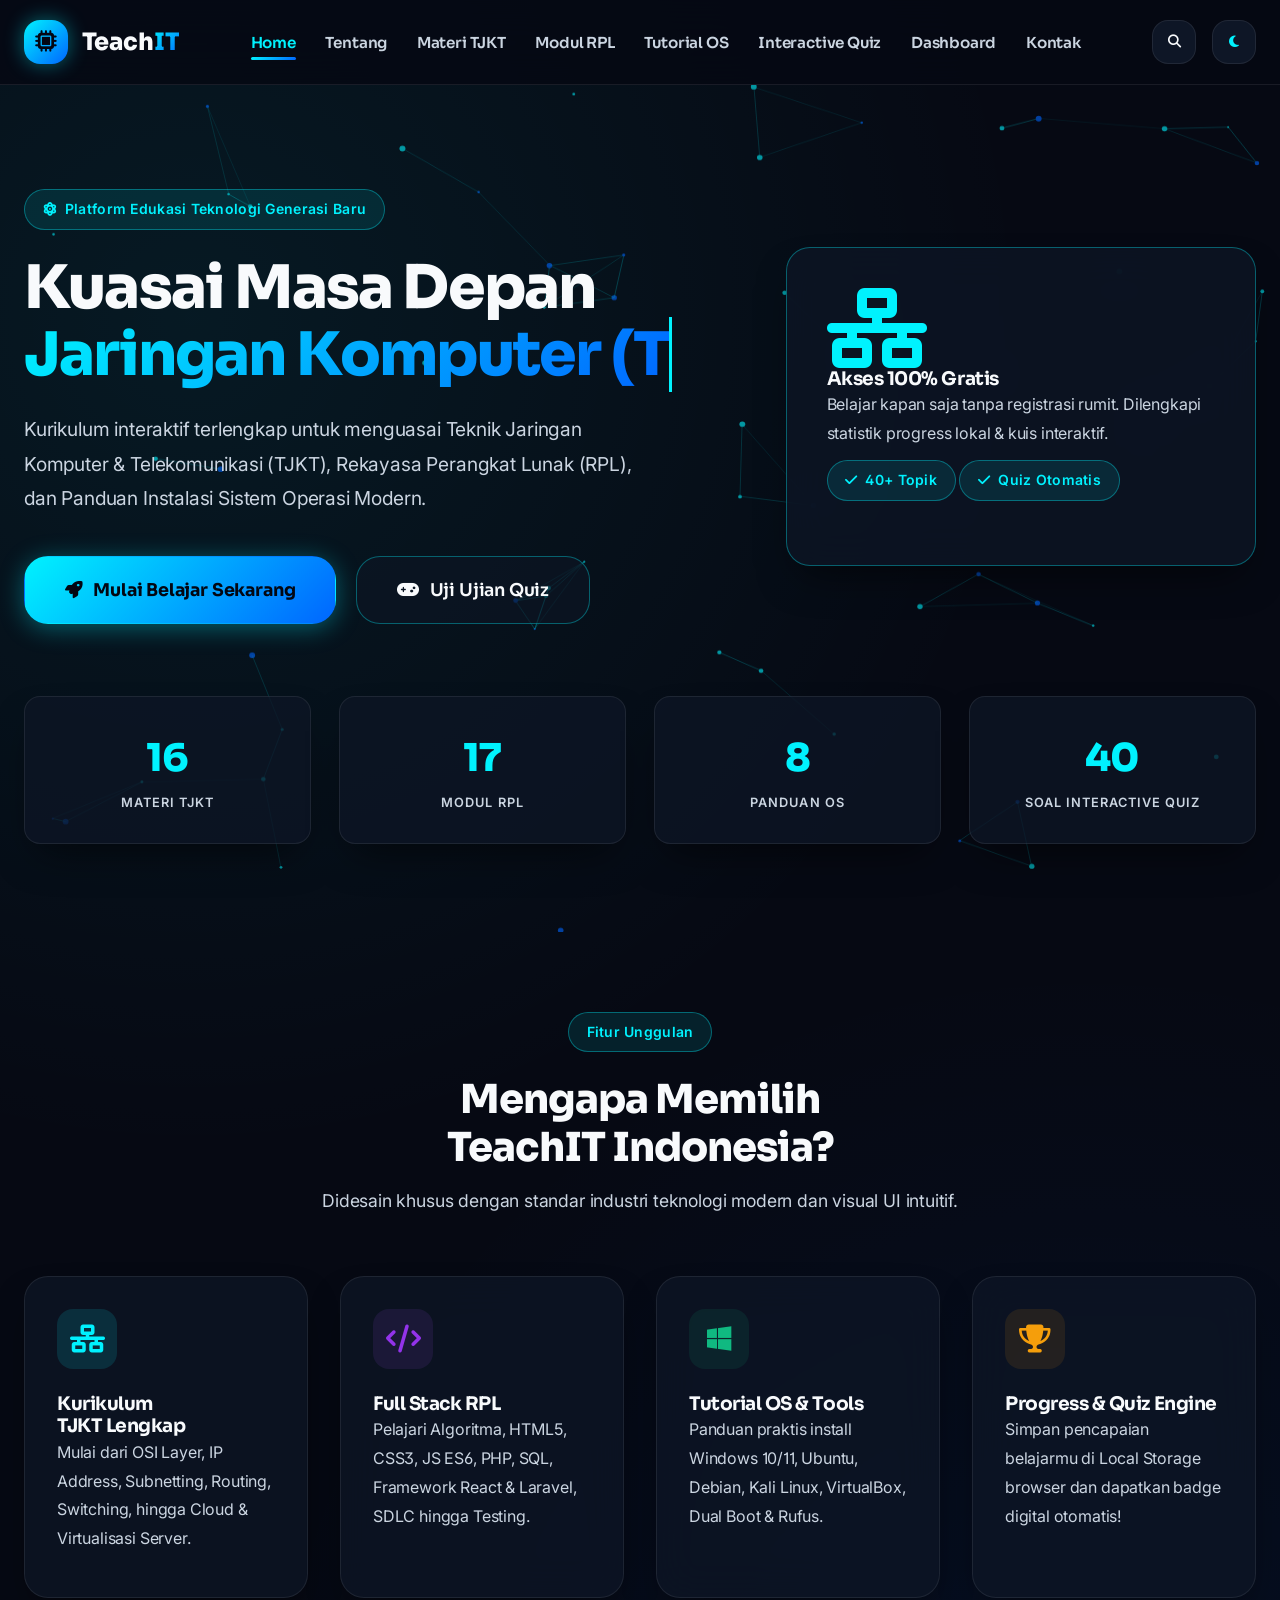
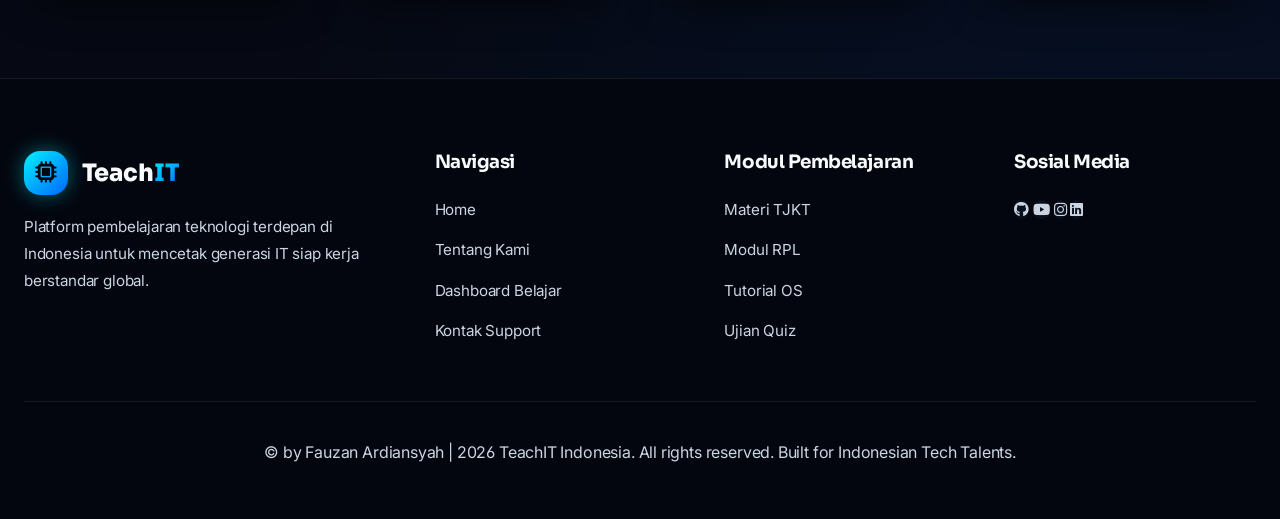
<file: index.html>
<!DOCTYPE html>
<html lang="id">
<head>
  <meta charset="UTF-8">
  <meta name="viewport" content="width=device-width, initial-scale=1.0">
  <title>TeachIT Indonesia - Platform Edukasi Teknologi Futuristic</title>
  <meta name="description" content="Platform edukasi terdepan Indonesia untuk belajar TJKT (Jaringan), RPL (Pemrograman), dan Tutorial Instalasi Sistem Operasi.">
  
  <!-- Font Awesome Icons -->
  <link rel="stylesheet" href="https://cdnjs.cloudflare.com/ajax/libs/font-awesome/6.4.2/css/all.min.css">
  
  <!-- AOS Scroll Animation CSS -->
  <link rel="stylesheet" href="https://unpkg.com/aos@next/dist/aos.css" />

  <!-- Custom Stylesheets -->
  <link rel="stylesheet" href="css/style.css">
  <link rel="stylesheet" href="css/dark.css">
</head>
<body>

  <!-- Sticky Navbar -->
  <nav class="navbar">
    <div class="container nav-container">
      <a href="index.html" class="brand-logo">
        <div class="brand-icon">
          <i class="fa-solid fa-microchip"></i>
        </div>
        <span>Teach<span class="text-gradient">IT</span></span>
      </a>

      <ul class="nav-menu">
        <li><a href="index.html" class="nav-link active">Home</a></li>
        <li><a href="about.html" class="nav-link">Tentang</a></li>
        <li><a href="tjkt.html" class="nav-link">Materi TJKT</a></li>
        <li><a href="rpl.html" class="nav-link">Modul RPL</a></li>
        <li><a href="os.html" class="nav-link">Tutorial OS</a></li>
        <li><a href="quiz.html" class="nav-link">Interactive Quiz</a></li>
        <li><a href="dashboard.html" class="nav-link">Dashboard</a></li>
        <li><a href="contact.html" class="nav-link">Kontak</a></li>
      </ul>

      <div class="nav-actions">
        <button class="search-trigger" title="Cari Materi (Ctrl+K)">
          <i class="fa-solid fa-magnifying-glass"></i>
        </button>
        <button class="theme-toggle" title="Ubah Tema">
          <i class="fa-solid fa-moon text-cyan"></i>
        </button>
        <button class="mobile-toggle" aria-label="Toggle Menu">
          <i class="fa-solid fa-bars"></i>
        </button>
      </div>
    </div>
  </nav>

  <!-- Hero Section with Canvas Animation -->
  <section class="hero-section">
    <canvas id="particle-canvas"></canvas>
    <div class="container">
      <div class="hero-grid">
        <div data-aos="fade-right">
          <span class="badge-tech">
            <i class="fa-solid fa-atom"></i> Platform Edukasi Teknologi Generasi Baru
          </span>
          <h1 class="hero-title">
            Kuasai Masa Depan <br>
            <span class="typing-text text-gradient"></span>
          </h1>
          <p class="hero-desc">
            Kurikulum interaktif terlengkap untuk menguasai Teknik Jaringan Komputer & Telekomunikasi (TJKT), Rekayasa Perangkat Lunak (RPL), dan Panduan Instalasi Sistem Operasi Modern.
          </p>
          <div class="hero-btns">
            <a href="tjkt.html" class="btn btn-primary btn-lg">
              <i class="fa-solid fa-rocket"></i> Mulai Belajar Sekarang
            </a>
            <a href="quiz.html" class="btn btn-outline btn-lg">
              <i class="fa-solid fa-gamepad"></i> Uji Ujian Quiz
            </a>
          </div>
        </div>

        <div data-aos="fade-left" class="text-center">
          <div class="glass-card" style="padding: 2.5rem; border-color: var(--border-glow);">
            <i class="fa-solid fa-network-wired fa-5x text-cyan mb-4"></i>
            <h3 class="mb-2">Akses 100% Gratis</h3>
            <p class="text-muted mb-4">Belajar kapan saja tanpa registrasi rumit. Dilengkapi statistik progress lokal & kuis interaktif.</p>
            <div class="d-flex justify-content-center gap-2">
              <span class="badge-tech"><i class="fa-solid fa-check me-1"></i>40+ Topik</span>
              <span class="badge-tech"><i class="fa-solid fa-check me-1"></i>Quiz Otomatis</span>
            </div>
          </div>
        </div>
      </div>

      <!-- Real-time Stats Bar -->
      <div class="stats-bar" data-aos="fade-up">
        <div class="stat-item">
          <div class="stat-number">16</div>
          <div class="stat-label">Materi TJKT</div>
        </div>
        <div class="stat-item">
          <div class="stat-number">17</div>
          <div class="stat-label">Modul RPL</div>
        </div>
        <div class="stat-item">
          <div class="stat-number">8</div>
          <div class="stat-label">Panduan OS</div>
        </div>
        <div class="stat-item">
          <div class="stat-number">40</div>
          <div class="stat-label">Soal Interactive Quiz</div>
        </div>
      </div>
    </div>
  </section>

  <!-- Core Features Section -->
  <section style="padding: 5rem 0;">
    <div class="container">
      <div class="section-header" data-aos="fade-up">
        <span class="badge-tech">Fitur Unggulan</span>
        <h2 class="section-title">Mengapa Memilih TeachIT Indonesia?</h2>
        <p class="section-subtitle">Didesain khusus dengan standar industri teknologi modern dan visual UI intuitif.</p>
      </div>

      <div class="features-grid">
        <div class="glass-card" data-aos="fade-up" data-aos-delay="100">
          <div class="feature-icon"><i class="fa-solid fa-network-wired"></i></div>
          <h3>Kurikulum TJKT Lengkap</h3>
          <p class="text-muted mt-2">Mulai dari OSI Layer, IP Address, Subnetting, Routing, Switching, hingga Cloud & Virtualisasi Server.</p>
        </div>

        <div class="glass-card" data-aos="fade-up" data-aos-delay="200">
          <div class="feature-icon" style="color: var(--accent-purple); background: rgba(168, 85, 247, 0.1);"><i class="fa-solid fa-code"></i></div>
          <h3>Full Stack RPL</h3>
          <p class="text-muted mt-2">Pelajari Algoritma, HTML5, CSS3, JS ES6, PHP, SQL, Framework React & Laravel, SDLC hingga Testing.</p>
        </div>

        <div class="glass-card" data-aos="fade-up" data-aos-delay="300">
          <div class="feature-icon" style="color: var(--accent-green); background: rgba(16, 185, 129, 0.1);"><i class="fa-brands fa-windows"></i></div>
          <h3>Tutorial OS & Tools</h3>
          <p class="text-muted mt-2">Panduan praktis install Windows 10/11, Ubuntu, Debian, Kali Linux, VirtualBox, Dual Boot & Rufus.</p>
        </div>

        <div class="glass-card" data-aos="fade-up" data-aos-delay="400">
          <div class="feature-icon" style="color: var(--accent-amber); background: rgba(245, 158, 11, 0.1);"><i class="fa-solid fa-trophy"></i></div>
          <h3>Progress & Quiz Engine</h3>
          <p class="text-muted mt-2">Simpan pencapaian belajarmu di Local Storage browser dan dapatkan badge digital otomatis!</p>
        </div>
      </div>
    </div>
  </section>

  <!-- Global Search Modal -->
  <div id="search-modal" class="modal-backdrop">
    <div class="modal-search-box">
      <div class="modal-search-header">
        <i class="fa-solid fa-magnifying-glass text-cyan"></i>
        <input type="text" id="modal-search-input" placeholder="Cari materi TJKT, RPL, OS, atau Quiz... (Tekan ESC untuk tutup)">
        <button id="close-search-modal" style="background: none; border: none; color: var(--text-muted); cursor: pointer; font-size: 1.2rem;">
          <i class="fa-solid fa-xmark"></i>
        </button>
      </div>
      <div class="modal-results-list" id="modal-search-results">
        <div class="text-center p-4 text-dim">
          <i class="fa-solid fa-magnifying-glass fa-2x mb-2 text-cyan"></i>
          <p>Ketik kata kunci untuk mulai mencari...</p>
        </div>
      </div>
    </div>
  </div>

  <!-- Footer -->
  <footer class="footer">
    <div class="container">
      <div class="footer-grid">
        <div class="footer-brand">
          <a href="index.html" class="brand-logo mb-3">
            <div class="brand-icon"><i class="fa-solid fa-microchip"></i></div>
            <span>Teach<span class="text-gradient">IT</span></span>
          </a>
          <p>Platform pembelajaran teknologi terdepan di Indonesia untuk mencetak generasi IT siap kerja berstandar global.</p>
        </div>

        <div class="footer-links">
          <h4>Navigasi</h4>
          <ul>
            <li><a href="index.html">Home</a></li>
            <li><a href="about.html">Tentang Kami</a></li>
            <li><a href="dashboard.html">Dashboard Belajar</a></li>
            <li><a href="contact.html">Kontak Support</a></li>
          </ul>
        </div>

        <div class="footer-links">
          <h4>Modul Pembelajaran</h4>
          <ul>
            <li><a href="tjkt.html">Materi TJKT</a></li>
            <li><a href="rpl.html">Modul RPL</a></li>
            <li><a href="os.html">Tutorial OS</a></li>
            <li><a href="quiz.html">Ujian Quiz</a></li>
          </ul>
        </div>

        <div class="footer-links">
          <h4>Sosial Media</h4>
          <div class="d-flex gap-3 mt-2">
            <a href="#" class="btn-outline btn-sm" style="width: 40px; height: 40px; padding: 0;"><i class="fa-brands fa-github"></i></a>
            <a href="#" class="btn-outline btn-sm" style="width: 40px; height: 40px; padding: 0;"><i class="fa-brands fa-youtube"></i></a>
            <a href="#" class="btn-outline btn-sm" style="width: 40px; height: 40px; padding: 0;"><i class="fa-brands fa-instagram"></i></a>
            <a href="#" class="btn-outline btn-sm" style="width: 40px; height: 40px; padding: 0;"><i class="fa-brands fa-linkedin"></i></a>
          </div>
        </div>
      </div>

      <div class="footer-bottom">
        <p>&copy; by Fauzan Ardiansyah | 2026 TeachIT Indonesia. All rights reserved. Built for Indonesian Tech Talents.</p>
      </div>
    </div>
  </footer>

  <!-- AOS Scroll Animation JS -->
  <script src="https://unpkg.com/aos@next/dist/aos.js"></script>
  <script>
    AOS.init({ duration: 800, once: true });
  </script>

  <!-- Modular Scripts -->
  <script src="js/data.js"></script>
  <script src="js/darkmode.js"></script>
  <script src="js/progress.js"></script>
  <script src="js/search.js"></script>
  <script src="js/app.js"></script>
</body>
</html>
</file>
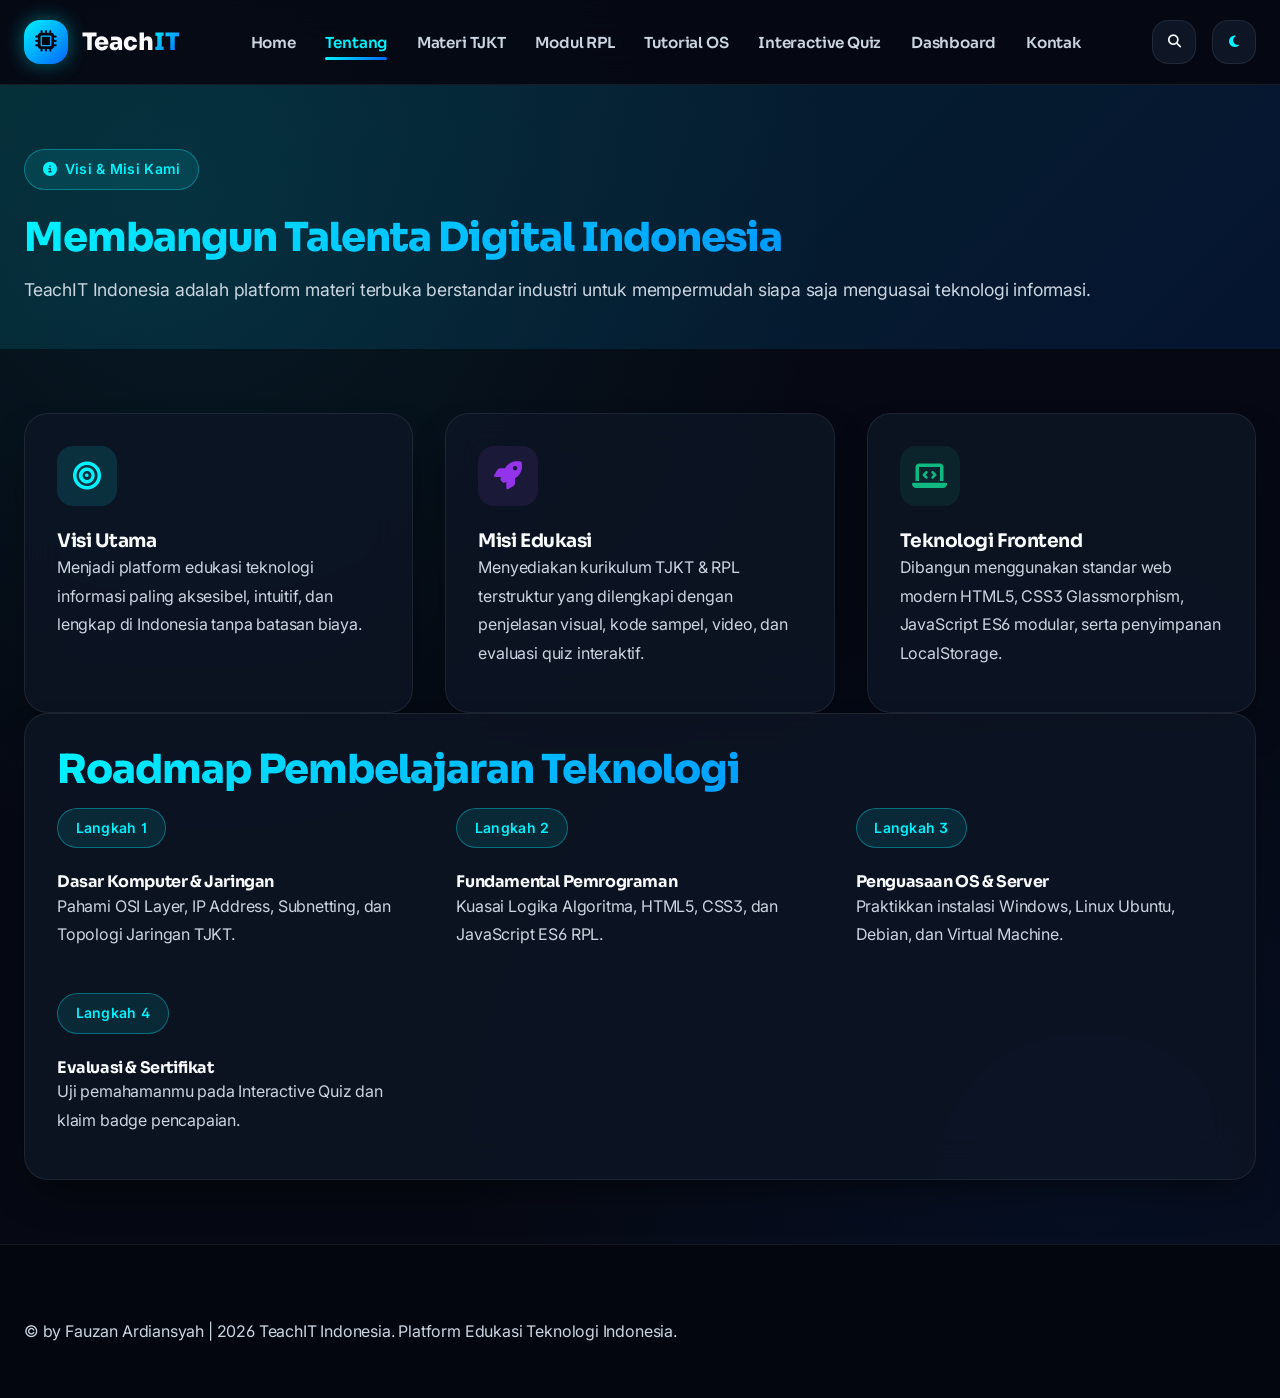
<file: about.html>
<!DOCTYPE html>
<html lang="id">
<head>
  <meta charset="UTF-8">
  <meta name="viewport" content="width=device-width, initial-scale=1.0">
  <title>Tentang Kami - TeachIT Indonesia</title>
  <meta name="description" content="Visi, misi, dan latar belakang TeachIT Indonesia sebagai platform edukasi teknologi bebas akses.">
  
  <link rel="stylesheet" href="https://cdnjs.cloudflare.com/ajax/libs/font-awesome/6.4.2/css/all.min.css">
  <link rel="stylesheet" href="https://unpkg.com/aos@next/dist/aos.css" />
  <link rel="stylesheet" href="css/style.css">
  <link rel="stylesheet" href="css/dark.css">
</head>
<body>

  <!-- Sticky Navbar -->
  <nav class="navbar">
    <div class="container nav-container">
      <a href="index.html" class="brand-logo">
        <div class="brand-icon"><i class="fa-solid fa-microchip"></i></div>
        <span>Teach<span class="text-gradient">IT</span></span>
      </a>

      <ul class="nav-menu">
        <li><a href="index.html" class="nav-link">Home</a></li>
        <li><a href="about.html" class="nav-link active">Tentang</a></li>
        <li><a href="tjkt.html" class="nav-link">Materi TJKT</a></li>
        <li><a href="rpl.html" class="nav-link">Modul RPL</a></li>
        <li><a href="os.html" class="nav-link">Tutorial OS</a></li>
        <li><a href="quiz.html" class="nav-link">Interactive Quiz</a></li>
        <li><a href="dashboard.html" class="nav-link">Dashboard</a></li>
        <li><a href="contact.html" class="nav-link">Kontak</a></li>
      </ul>

      <div class="nav-actions">
        <button class="search-trigger" title="Cari Materi"><i class="fa-solid fa-magnifying-glass"></i></button>
        <button class="theme-toggle" title="Ubah Tema"><i class="fa-solid fa-moon text-cyan"></i></button>
        <button class="mobile-toggle"><i class="fa-solid fa-bars"></i></button>
      </div>
    </div>
  </nav>

  <!-- Page Header -->
  <section style="padding: 4rem 0 2rem; background: var(--gradient-glow);">
    <div class="container text-center" data-aos="fade-up">
      <span class="badge-tech"><i class="fa-solid fa-circle-info me-1"></i>Visi & Misi Kami</span>
      <h1 class="section-title text-gradient">Membangun Talenta Digital Indonesia</h1>
      <p class="section-subtitle">TeachIT Indonesia adalah platform materi terbuka berstandar industri untuk mempermudah siapa saja menguasai teknologi informasi.</p>
    </div>
  </section>

  <!-- Content Section -->
  <section style="padding: 4rem 0;">
    <div class="container">
      <div class="features-grid mb-5">
        <div class="glass-card" data-aos="fade-up" data-aos-delay="100">
          <div class="feature-icon"><i class="fa-solid fa-bullseye"></i></div>
          <h3>Visi Utama</h3>
          <p class="text-muted mt-2">Menjadi platform edukasi teknologi informasi paling aksesibel, intuitif, dan lengkap di Indonesia tanpa batasan biaya.</p>
        </div>

        <div class="glass-card" data-aos="fade-up" data-aos-delay="200">
          <div class="feature-icon" style="color: var(--accent-purple); background: rgba(168, 85, 247, 0.1);"><i class="fa-solid fa-rocket"></i></div>
          <h3>Misi Edukasi</h3>
          <p class="text-muted mt-2">Menyediakan kurikulum TJKT & RPL terstruktur yang dilengkapi dengan penjelasan visual, kode sampel, video, dan evaluasi quiz interaktif.</p>
        </div>

        <div class="glass-card" data-aos="fade-up" data-aos-delay="300">
          <div class="feature-icon" style="color: var(--accent-green); background: rgba(16, 185, 129, 0.1);"><i class="fa-solid fa-laptop-code"></i></div>
          <h3>Teknologi Frontend</h3>
          <p class="text-muted mt-2">Dibangun menggunakan standar web modern HTML5, CSS3 Glassmorphism, JavaScript ES6 modular, serta penyimpanan LocalStorage.</p>
        </div>
      </div>

      <!-- Roadmap Section -->
      <div class="glass-card" data-aos="fade-up">
        <h3 class="section-title text-gradient mb-4 text-center">Roadmap Pembelajaran Teknologi</h3>
        
        <div class="features-grid">
          <div class="p-3 text-center">
            <div class="badge-tech mb-2">Langkah 1</div>
            <h4>Dasar Komputer & Jaringan</h4>
            <p class="text-muted small">Pahami OSI Layer, IP Address, Subnetting, dan Topologi Jaringan TJKT.</p>
          </div>

          <div class="p-3 text-center">
            <div class="badge-tech mb-2">Langkah 2</div>
            <h4>Fundamental Pemrograman</h4>
            <p class="text-muted small">Kuasai Logika Algoritma, HTML5, CSS3, dan JavaScript ES6 RPL.</p>
          </div>

          <div class="p-3 text-center">
            <div class="badge-tech mb-2">Langkah 3</div>
            <h4>Penguasaan OS & Server</h4>
            <p class="text-muted small">Praktikkan instalasi Windows, Linux Ubuntu, Debian, dan Virtual Machine.</p>
          </div>

          <div class="p-3 text-center">
            <div class="badge-tech mb-2">Langkah 4</div>
            <h4>Evaluasi & Sertifikat</h4>
            <p class="text-muted small">Uji pemahamanmu pada Interactive Quiz dan klaim badge pencapaian.</p>
          </div>
        </div>
      </div>
    </div>
  </section>

  <!-- Global Search Modal -->
  <div id="search-modal" class="modal-backdrop">
    <div class="modal-search-box">
      <div class="modal-search-header">
        <i class="fa-solid fa-magnifying-glass text-cyan"></i>
        <input type="text" id="modal-search-input" placeholder="Cari materi TJKT, RPL, OS, atau Quiz...">
        <button id="close-search-modal" style="background: none; border: none; color: var(--text-muted); cursor: pointer;"><i class="fa-solid fa-xmark"></i></button>
      </div>
      <div class="modal-results-list" id="modal-search-results"></div>
    </div>
  </div>

  <!-- Footer -->
  <footer class="footer">
    <div class="container text-center">
      <p class="text-dim">&copy; by Fauzan Ardiansyah | 2026 TeachIT Indonesia. Platform Edukasi Teknologi Indonesia.</p>
    </div>
  </footer>

  <script src="https://unpkg.com/aos@next/dist/aos.js"></script>
  <script>AOS.init({ duration: 800 });</script>
  <script src="js/data.js"></script>
  <script src="js/darkmode.js"></script>
  <script src="js/progress.js"></script>
  <script src="js/search.js"></script>
  <script src="js/app.js"></script>
</body>
</html>
</file>
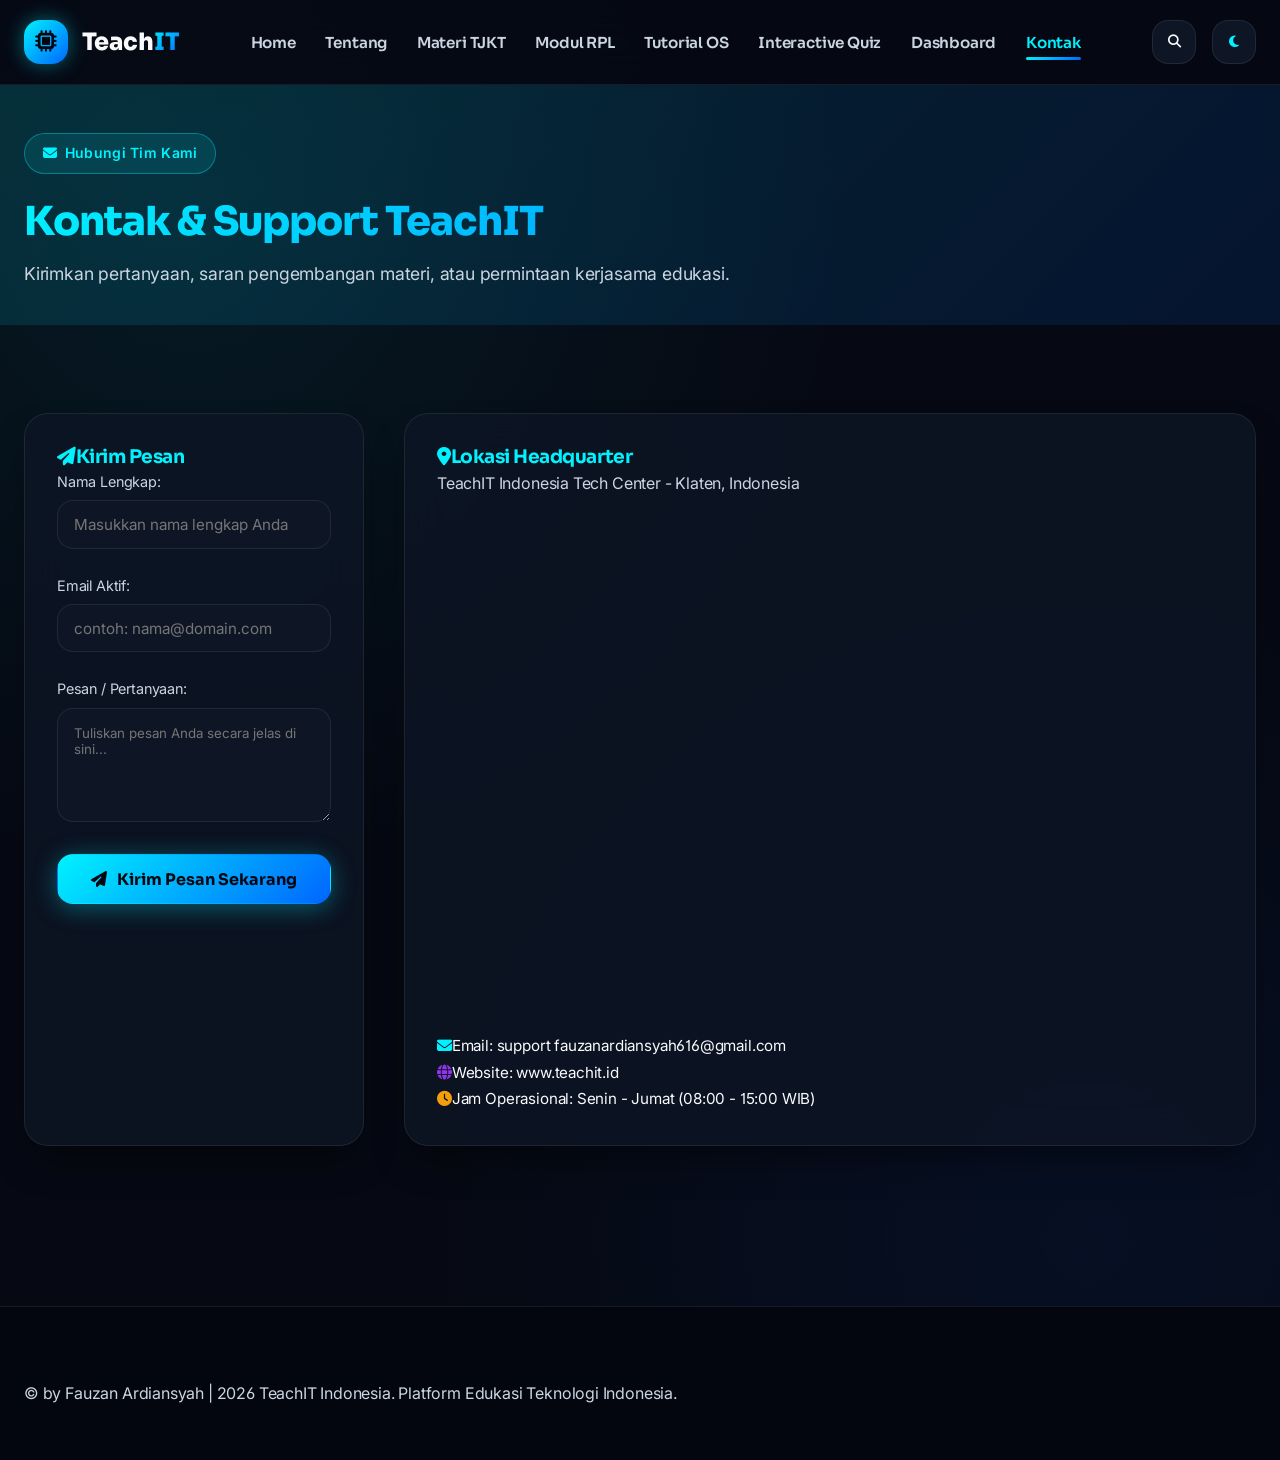
<file: contact.html>
<!DOCTYPE html>
<html lang="id">
<head>
  <meta charset="UTF-8">
  <meta name="viewport" content="width=device-width, initial-scale=1.0">
  <title>Kontak Kami - TeachIT Indonesia</title>
  <meta name="description" content="Hubungi tim TeachIT Indonesia untuk dukungan, pertanyaan materi, atau kolaborasi edukasi teknologi.">
  
  <link rel="stylesheet" href="https://cdnjs.cloudflare.com/ajax/libs/font-awesome/6.4.2/css/all.min.css">
  <link rel="stylesheet" href="https://unpkg.com/aos@next/dist/aos.css" />
  <link rel="stylesheet" href="css/style.css">
  <link rel="stylesheet" href="css/dark.css">
</head>
<body>

  <!-- Sticky Navbar -->
  <nav class="navbar">
    <div class="container nav-container">
      <a href="index.html" class="brand-logo">
        <div class="brand-icon"><i class="fa-solid fa-microchip"></i></div>
        <span>Teach<span class="text-gradient">IT</span></span>
      </a>

      <ul class="nav-menu">
        <li><a href="index.html" class="nav-link">Home</a></li>
        <li><a href="about.html" class="nav-link">Tentang</a></li>
        <li><a href="tjkt.html" class="nav-link">Materi TJKT</a></li>
        <li><a href="rpl.html" class="nav-link">Modul RPL</a></li>
        <li><a href="os.html" class="nav-link">Tutorial OS</a></li>
        <li><a href="quiz.html" class="nav-link">Interactive Quiz</a></li>
        <li><a href="dashboard.html" class="nav-link">Dashboard</a></li>
        <li><a href="contact.html" class="nav-link active">Kontak</a></li>
      </ul>

      <div class="nav-actions">
        <button class="search-trigger" title="Cari Materi"><i class="fa-solid fa-magnifying-glass"></i></button>
        <button class="theme-toggle" title="Ubah Tema"><i class="fa-solid fa-moon text-cyan"></i></button>
        <button class="mobile-toggle"><i class="fa-solid fa-bars"></i></button>
      </div>
    </div>
  </nav>

  <!-- Page Banner -->
  <section style="padding: 3rem 0 1.5rem; background: var(--gradient-glow);">
    <div class="container text-center">
      <span class="badge-tech"><i class="fa-solid fa-envelope me-1"></i>Hubungi Tim Kami</span>
      <h1 class="section-title text-gradient">Kontak & Support TeachIT</h1>
      <p class="section-subtitle">Kirimkan pertanyaan, saran pengembangan materi, atau permintaan kerjasama edukasi.</p>
    </div>
  </section>

  <!-- Form & Map Section -->
  <section style="padding: 3rem 0 5rem;">
    <div class="container">
      <div class="learning-layout">
        <!-- Contact Form Card -->
        <div class="glass-card" data-aos="fade-right">
          <h3 class="mb-4 text-cyan"><i class="fa-solid fa-paper-plane me-2"></i>Kirim Pesan</h3>
          
          <form id="contact-form">
            <div class="search-input-box mb-3" style="position: relative;">
              <label for="contact-name" style="display: block; margin-bottom: 0.4rem; color: var(--text-muted); font-size: 0.9rem;">Nama Lengkap:</label>
              <input type="text" id="contact-name" placeholder="Masukkan nama lengkap Anda" required style="padding-left: 1rem;">
            </div>

            <div class="search-input-box mb-3" style="position: relative;">
              <label for="contact-email" style="display: block; margin-bottom: 0.4rem; color: var(--text-muted); font-size: 0.9rem;">Email Aktif:</label>
              <input type="email" id="contact-email" placeholder="contoh: nama@domain.com" required style="padding-left: 1rem;">
            </div>

            <div class="search-input-box mb-4" style="position: relative;">
              <label for="contact-message" style="display: block; margin-bottom: 0.4rem; color: var(--text-muted); font-size: 0.9rem;">Pesan / Pertanyaan:</label>
              <textarea id="contact-message" rows="5" placeholder="Tuliskan pesan Anda secara jelas di sini..." required style="width: 100%; background: var(--bg-surface); border: 1px solid var(--border-color); border-radius: var(--radius-md); padding: 1rem; color: var(--text-main); font-family: var(--font-sans); outline: none;"></textarea>
            </div>

            <button type="submit" class="btn btn-primary w-100" style="width: 100%;">
              <i class="fa-solid fa-paper-plane me-2"></i>Kirim Pesan Sekarang
            </button>
          </form>
        </div>

        <!-- Google Maps Embed & Info -->
        <div class="glass-card" data-aos="fade-left">
          <h3 class="mb-4 text-cyan"><i class="fa-solid fa-location-dot me-2"></i>Lokasi Headquarter</h3>
          <p class="text-muted mb-3">TeachIT Indonesia Tech Center - Klaten, Indonesia</p>
          
          <div class="video-container mb-4" style="padding-bottom: 60%; min-height: 250px;">
            <iframe src="https://www.google.com/maps/embed?pb=!1m18!1m12!1m3!1d494.2126847750374!2d110.59153034194122!3d-7.715145354343655!2m3!1f0!2f0!3f0!3m2!1i1024!2i768!4f13.1!3m3!1m2!1s0x2e7a458aa3a941ef%3A0xb76217ea1eb652b8!2sIqbal%20Optik!5e0!3m2!1sid!2sid!4v1785254744932!5m2!1sid!2sid" width="600" height="450" style="border:0;" allowfullscreen="" loading="lazy" referrerpolicy="strict-origin-when-cross-origin"></iframe>
          </div>

          <div class="d-flex flex-column gap-2 text-muted" style="font-size: 0.95rem;">
            <div><i class="fa-solid fa-envelope text-cyan me-2"></i>Email: support fauzanardiansyah616@gmail.com</div>
            <div><i class="fa-solid fa-globe text-purple me-2"></i>Website: www.teachit.id</div>
            <div><i class="fa-solid fa-clock text-warning me-2"></i>Jam Operasional: Senin - Jumat (08:00 - 15:00 WIB)</div>
          </div>
        </div>
      </div>
    </div>
  </section>

  <!-- Global Search Modal -->
  <div id="search-modal" class="modal-backdrop">
    <div class="modal-search-box">
      <div class="modal-search-header">
        <i class="fa-solid fa-magnifying-glass text-cyan"></i>
        <input type="text" id="modal-search-input" placeholder="Cari materi TJKT, RPL, OS, atau Quiz...">
        <button id="close-search-modal" style="background: none; border: none; color: var(--text-muted); cursor: pointer;"><i class="fa-solid fa-xmark"></i></button>
      </div>
      <div class="modal-results-list" id="modal-search-results"></div>
    </div>
  </div>

  <!-- Footer -->
  <footer class="footer">
    <div class="container text-center">
      <p class="text-dim">&copy; by Fauzan Ardiansyah | 2026 TeachIT Indonesia. Platform Edukasi Teknologi Indonesia.</p>
    </div>
  </footer>

  <script src="https://unpkg.com/aos@next/dist/aos.js"></script>
  <script>
    AOS.init({ duration: 800 });
    document.addEventListener('DOMContentLoaded', () => {
      const form = document.getElementById('contact-form');
      if (form) {
        form.addEventListener('submit', (e) => {
          e.preventDefault();
          const name = document.getElementById('contact-name').value;
          if (window.showToast) {
            window.showToast(`Terima kasih ${name}, pesan Anda berhasil terkirim! Tim kami akan membalas via email.`, 'success');
          }
          form.reset();
        });
      }
    });
  </script>
  <script src="js/data.js"></script>
  <script src="js/darkmode.js"></script>
  <script src="js/progress.js"></script>
  <script src="js/search.js"></script>
  <script src="js/app.js"></script>
</body>
</html>
</file>
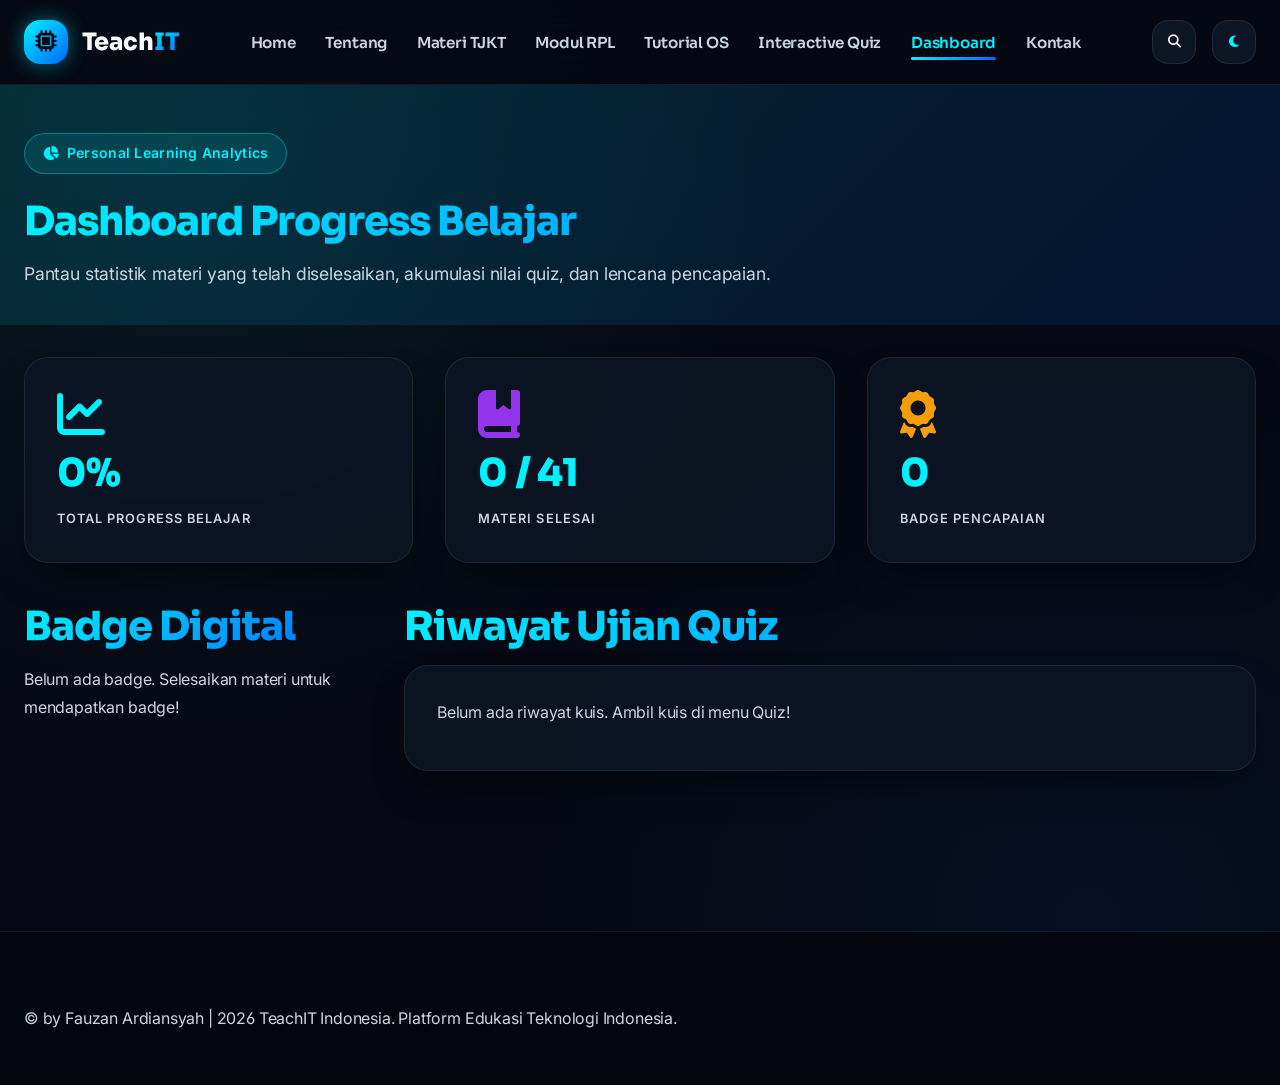
<file: dashboard.html>
<!DOCTYPE html>
<html lang="id">
<head>
  <meta charset="UTF-8">
  <meta name="viewport" content="width=device-width, initial-scale=1.0">
  <title>Dashboard Belajar - TeachIT Indonesia</title>
  <meta name="description" content="Dashboard statistik progress belajar, badge pencapaian, dan riwayat nilai kuis pengguna.">
  
  <link rel="stylesheet" href="https://cdnjs.cloudflare.com/ajax/libs/font-awesome/6.4.2/css/all.min.css">
  <link rel="stylesheet" href="https://unpkg.com/aos@next/dist/aos.css" />
  <link rel="stylesheet" href="css/style.css">
  <link rel="stylesheet" href="css/dark.css">
</head>
<body>

  <!-- Sticky Navbar -->
  <nav class="navbar">
    <div class="container nav-container">
      <a href="index.html" class="brand-logo">
        <div class="brand-icon"><i class="fa-solid fa-microchip"></i></div>
        <span>Teach<span class="text-gradient">IT</span></span>
      </a>

      <ul class="nav-menu">
        <li><a href="index.html" class="nav-link">Home</a></li>
        <li><a href="about.html" class="nav-link">Tentang</a></li>
        <li><a href="tjkt.html" class="nav-link">Materi TJKT</a></li>
        <li><a href="rpl.html" class="nav-link">Modul RPL</a></li>
        <li><a href="os.html" class="nav-link">Tutorial OS</a></li>
        <li><a href="quiz.html" class="nav-link">Interactive Quiz</a></li>
        <li><a href="dashboard.html" class="nav-link active">Dashboard</a></li>
        <li><a href="contact.html" class="nav-link">Kontak</a></li>
      </ul>

      <div class="nav-actions">
        <button class="search-trigger" title="Cari Materi"><i class="fa-solid fa-magnifying-glass"></i></button>
        <button class="theme-toggle" title="Ubah Tema"><i class="fa-solid fa-moon text-cyan"></i></button>
        <button class="mobile-toggle"><i class="fa-solid fa-bars"></i></button>
      </div>
    </div>
  </nav>

  <!-- Page Banner -->
  <section style="padding: 3rem 0 1.5rem; background: var(--gradient-glow);">
    <div class="container text-center">
      <span class="badge-tech"><i class="fa-solid fa-chart-pie me-1"></i>Personal Learning Analytics</span>
      <h1 class="section-title text-gradient">Dashboard Progress Belajar</h1>
      <p class="section-subtitle">Pantau statistik materi yang telah diselesaikan, akumulasi nilai quiz, dan lencana pencapaian.</p>
    </div>
  </section>

  <!-- Dashboard Stats Container -->
  <section style="padding: 2rem 0 5rem;">
    <div class="container" id="dashboard-stats">
      <div class="text-center p-5">
        <i class="fa-solid fa-spinner fa-spin fa-3x text-cyan mb-3"></i>
        <p>Memuat statistik progress belajar...</p>
      </div>
    </div>
  </section>

  <!-- Global Search Modal -->
  <div id="search-modal" class="modal-backdrop">
    <div class="modal-search-box">
      <div class="modal-search-header">
        <i class="fa-solid fa-magnifying-glass text-cyan"></i>
        <input type="text" id="modal-search-input" placeholder="Cari materi TJKT, RPL, OS, atau Quiz...">
        <button id="close-search-modal" style="background: none; border: none; color: var(--text-muted); cursor: pointer;"><i class="fa-solid fa-xmark"></i></button>
      </div>
      <div class="modal-results-list" id="modal-search-results"></div>
    </div>
  </div>

  <!-- Footer -->
  <footer class="footer">
    <div class="container text-center">
      <p class="text-dim">&copy; by Fauzan Ardiansyah | 2026 TeachIT Indonesia. Platform Edukasi Teknologi Indonesia.</p>
    </div>
  </footer>

  <script src="https://unpkg.com/aos@next/dist/aos.js"></script>
  <script>AOS.init({ duration: 800 });</script>
  <script src="js/data.js"></script>
  <script src="js/darkmode.js"></script>
  <script src="js/progress.js"></script>
  <script src="js/search.js"></script>
  <script src="js/app.js"></script>
</body>
</html>
</file>
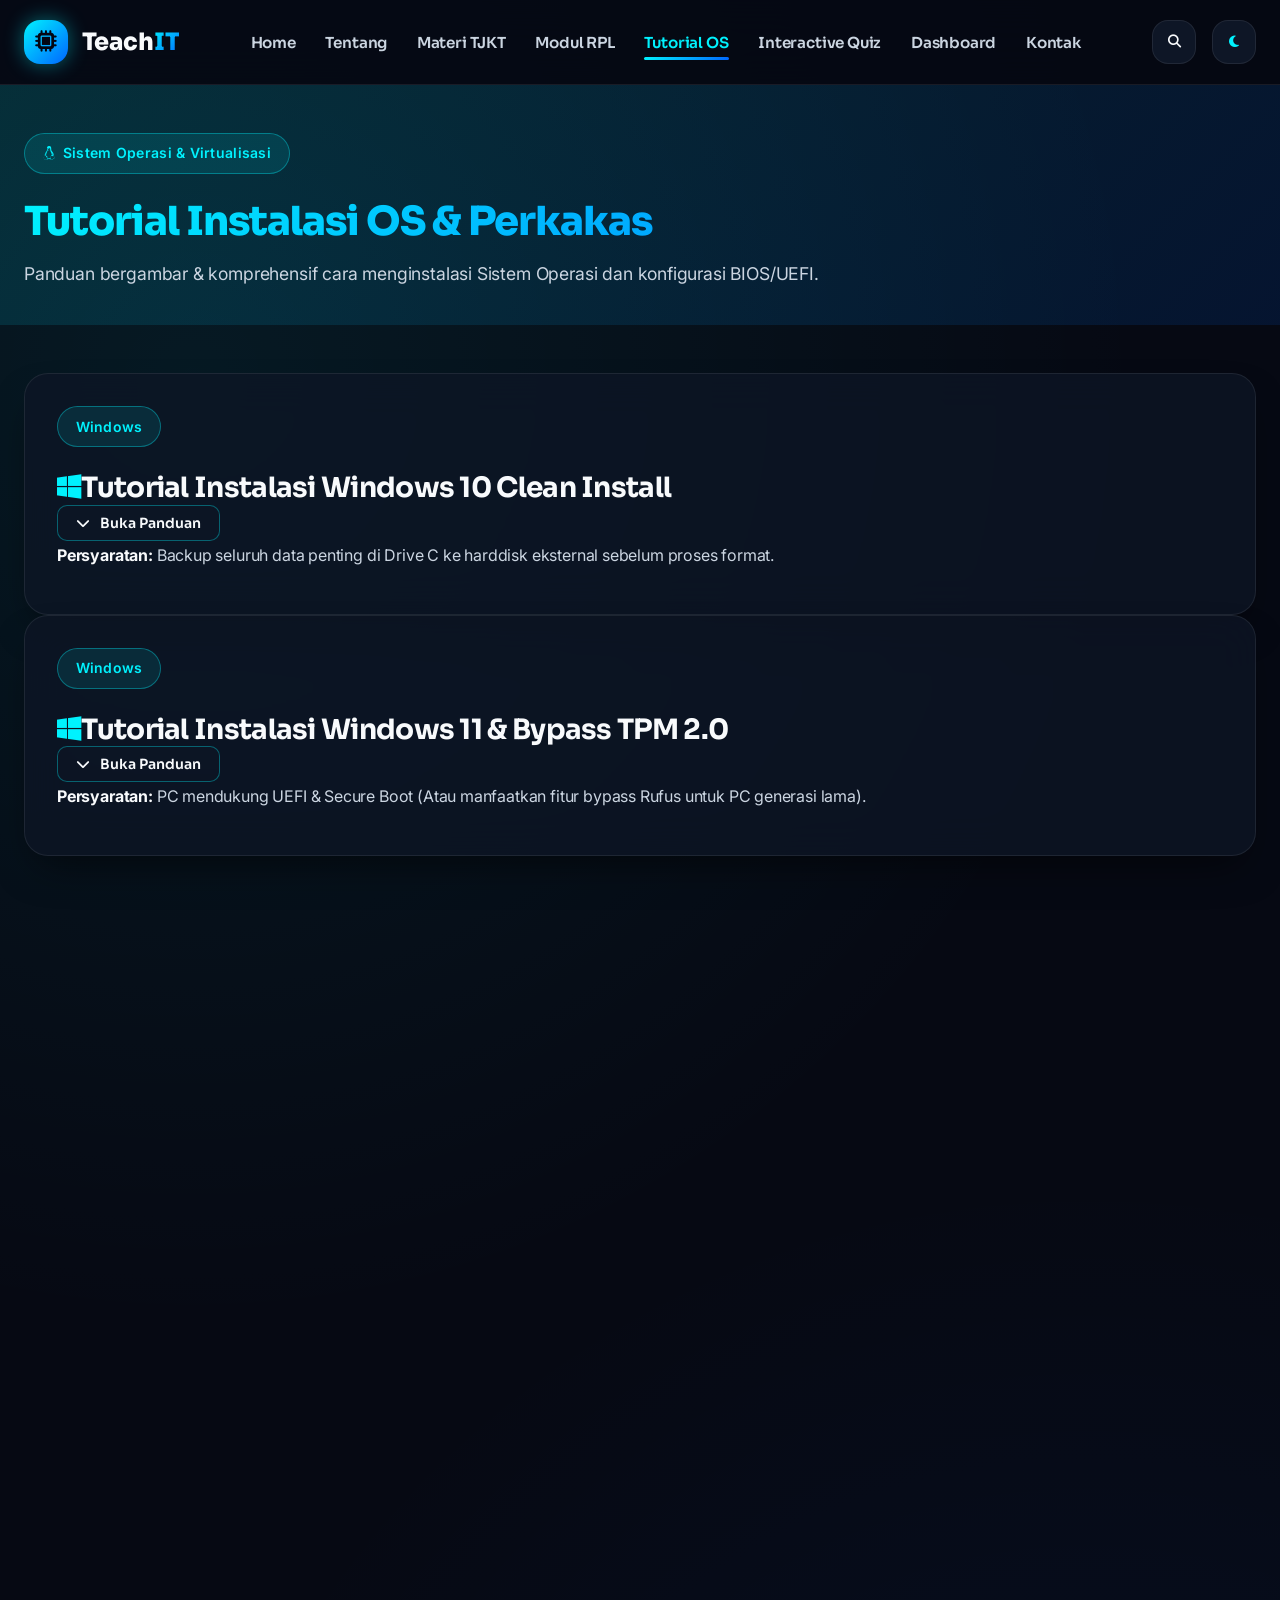
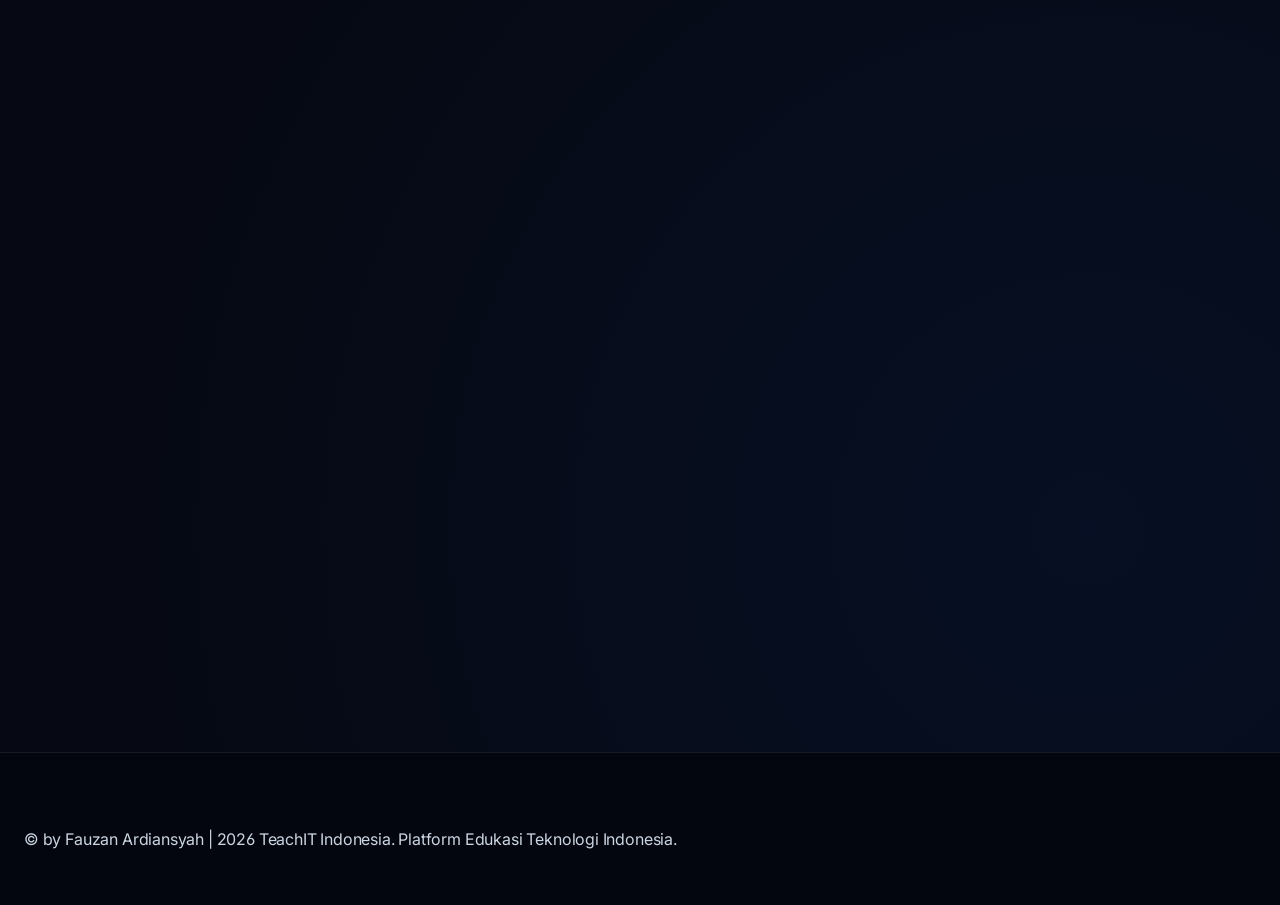
<file: os.html>
<!DOCTYPE html>
<html lang="id">
<head>
  <meta charset="UTF-8">
  <meta name="viewport" content="width=device-width, initial-scale=1.0">
  <title>Tutorial Instalasi OS - TeachIT Indonesia</title>
  <meta name="description" content="Panduan langkah demi langkah cara install Windows 10/11, Linux Ubuntu/Debian/Kali, Virtual Machine, Dual Boot, Rufus & Ventoy.">
  
  <link rel="stylesheet" href="https://cdnjs.cloudflare.com/ajax/libs/font-awesome/6.4.2/css/all.min.css">
  <link rel="stylesheet" href="https://unpkg.com/aos@next/dist/aos.css" />
  <link rel="stylesheet" href="css/style.css">
  <link rel="stylesheet" href="css/dark.css">
</head>
<body>

  <!-- Sticky Navbar -->
  <nav class="navbar">
    <div class="container nav-container">
      <a href="index.html" class="brand-logo">
        <div class="brand-icon"><i class="fa-solid fa-microchip"></i></div>
        <span>Teach<span class="text-gradient">IT</span></span>
      </a>

      <ul class="nav-menu">
        <li><a href="index.html" class="nav-link">Home</a></li>
        <li><a href="about.html" class="nav-link">Tentang</a></li>
        <li><a href="tjkt.html" class="nav-link">Materi TJKT</a></li>
        <li><a href="rpl.html" class="nav-link">Modul RPL</a></li>
        <li><a href="os.html" class="nav-link active">Tutorial OS</a></li>
        <li><a href="quiz.html" class="nav-link">Interactive Quiz</a></li>
        <li><a href="dashboard.html" class="nav-link">Dashboard</a></li>
        <li><a href="contact.html" class="nav-link">Kontak</a></li>
      </ul>

      <div class="nav-actions">
        <button class="search-trigger" title="Cari Panduan"><i class="fa-solid fa-magnifying-glass"></i></button>
        <button class="theme-toggle" title="Ubah Tema"><i class="fa-solid fa-moon text-cyan"></i></button>
        <button class="mobile-toggle"><i class="fa-solid fa-bars"></i></button>
      </div>
    </div>
  </nav>

  <!-- Page Banner -->
  <section style="padding: 3rem 0 1.5rem; background: var(--gradient-glow);">
    <div class="container text-center">
      <span class="badge-tech"><i class="fa-brands fa-linux me-1"></i>Sistem Operasi & Virtualisasi</span>
      <h1 class="section-title text-gradient">Tutorial Instalasi OS & Perkakas</h1>
      <p class="section-subtitle">Panduan bergambar & komprehensif cara menginstalasi Sistem Operasi dan konfigurasi BIOS/UEFI.</p>
    </div>
  </section>

  <!-- Content Container -->
  <section style="padding: 3rem 0;">
    <div class="container" id="os-tutorials-container">
      <div class="text-center p-5">
        <i class="fa-solid fa-spinner fa-spin fa-3x text-cyan mb-3"></i>
        <p>Memuat panduan instalasi Sistem Operasi...</p>
      </div>
    </div>
  </section>

  <!-- Global Search Modal -->
  <div id="search-modal" class="modal-backdrop">
    <div class="modal-search-box">
      <div class="modal-search-header">
        <i class="fa-solid fa-magnifying-glass text-cyan"></i>
        <input type="text" id="modal-search-input" placeholder="Cari materi TJKT, RPL, OS, atau Quiz...">
        <button id="close-search-modal" style="background: none; border: none; color: var(--text-muted); cursor: pointer;"><i class="fa-solid fa-xmark"></i></button>
      </div>
      <div class="modal-results-list" id="modal-search-results"></div>
    </div>
  </div>

  <!-- Footer -->
  <footer class="footer">
    <div class="container text-center">
      <p class="text-dim">&copy; by Fauzan Ardiansyah | 2026 TeachIT Indonesia. Platform Edukasi Teknologi Indonesia.</p>
    </div>
  </footer>

  <script src="https://unpkg.com/aos@next/dist/aos.js"></script>
  <script>AOS.init({ duration: 800 });</script>
  <script src="js/data.js"></script>
  <script src="js/darkmode.js"></script>
  <script src="js/progress.js"></script>
  <script src="js/search.js"></script>
  <script src="js/app.js"></script>
</body>
</html>
</file>
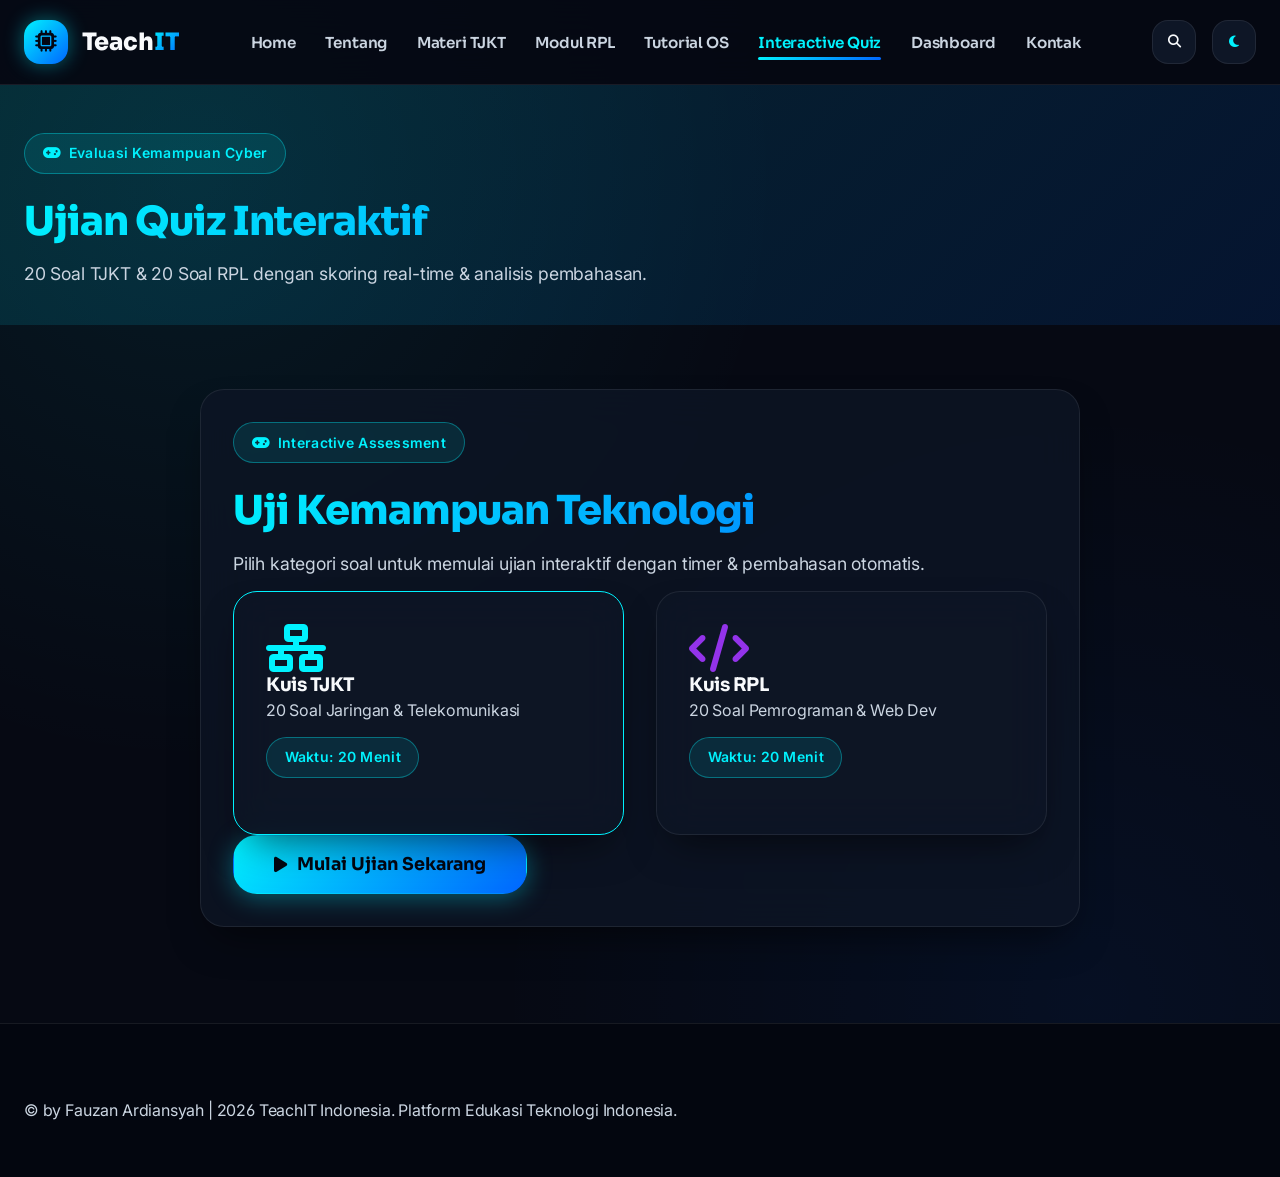
<file: quiz.html>
<!DOCTYPE html>
<html lang="id">
<head>
  <meta charset="UTF-8">
  <meta name="viewport" content="width=device-width, initial-scale=1.0">
  <title>Interactive Quiz - TeachIT Indonesia</title>
  <meta name="description" content="Uji kemampuan TJKT & RPL Anda dengan 40 soal interaktif lengkap dengan timer, nilai otomatis, dan pembahasan.">
  
  <link rel="stylesheet" href="https://cdnjs.cloudflare.com/ajax/libs/font-awesome/6.4.2/css/all.min.css">
  <link rel="stylesheet" href="https://unpkg.com/aos@next/dist/aos.css" />
  <link rel="stylesheet" href="css/style.css">
  <link rel="stylesheet" href="css/dark.css">
</head>
<body>

  <!-- Sticky Navbar -->
  <nav class="navbar">
    <div class="container nav-container">
      <a href="index.html" class="brand-logo">
        <div class="brand-icon"><i class="fa-solid fa-microchip"></i></div>
        <span>Teach<span class="text-gradient">IT</span></span>
      </a>

      <ul class="nav-menu">
        <li><a href="index.html" class="nav-link">Home</a></li>
        <li><a href="about.html" class="nav-link">Tentang</a></li>
        <li><a href="tjkt.html" class="nav-link">Materi TJKT</a></li>
        <li><a href="rpl.html" class="nav-link">Modul RPL</a></li>
        <li><a href="os.html" class="nav-link">Tutorial OS</a></li>
        <li><a href="quiz.html" class="nav-link active">Interactive Quiz</a></li>
        <li><a href="dashboard.html" class="nav-link">Dashboard</a></li>
        <li><a href="contact.html" class="nav-link">Kontak</a></li>
      </ul>

      <div class="nav-actions">
        <button class="search-trigger" title="Cari Soal"><i class="fa-solid fa-magnifying-glass"></i></button>
        <button class="theme-toggle" title="Ubah Tema"><i class="fa-solid fa-moon text-cyan"></i></button>
        <button class="mobile-toggle"><i class="fa-solid fa-bars"></i></button>
      </div>
    </div>
  </nav>

  <!-- Page Banner -->
  <section style="padding: 3rem 0 1.5rem; background: var(--gradient-glow);">
    <div class="container text-center">
      <span class="badge-tech"><i class="fa-solid fa-gamepad me-1"></i>Evaluasi Kemampuan Cyber</span>
      <h1 class="section-title text-gradient">Ujian Quiz Interaktif</h1>
      <p class="section-subtitle">20 Soal TJKT & 20 Soal RPL dengan skoring real-time & analisis pembahasan.</p>
    </div>
  </section>

  <!-- Quiz Mounting Area -->
  <section style="padding: 2rem 0 4rem;">
    <div class="container" id="quiz-app">
      <div class="text-center p-5">
        <i class="fa-solid fa-spinner fa-spin fa-3x text-cyan mb-3"></i>
        <p>Menyiapkan sistem ujian interaktif...</p>
      </div>
    </div>
  </section>

  <!-- Global Search Modal -->
  <div id="search-modal" class="modal-backdrop">
    <div class="modal-search-box">
      <div class="modal-search-header">
        <i class="fa-solid fa-magnifying-glass text-cyan"></i>
        <input type="text" id="modal-search-input" placeholder="Cari materi TJKT, RPL, OS, atau Quiz...">
        <button id="close-search-modal" style="background: none; border: none; color: var(--text-muted); cursor: pointer;"><i class="fa-solid fa-xmark"></i></button>
      </div>
      <div class="modal-results-list" id="modal-search-results"></div>
    </div>
  </div>

  <!-- Footer -->
  <footer class="footer">
    <div class="container text-center">
      <p class="text-dim">&copy; by Fauzan Ardiansyah | 2026 TeachIT Indonesia. Platform Edukasi Teknologi Indonesia.</p>
    </div>
  </footer>

  <script src="https://unpkg.com/aos@next/dist/aos.js"></script>
  <script>AOS.init({ duration: 800 });</script>
  <script src="js/data.js"></script>
  <script src="js/darkmode.js"></script>
  <script src="js/progress.js"></script>
  <script src="js/quiz.js"></script>
  <script src="js/search.js"></script>
  <script src="js/app.js"></script>
</body>
</html>
</file>
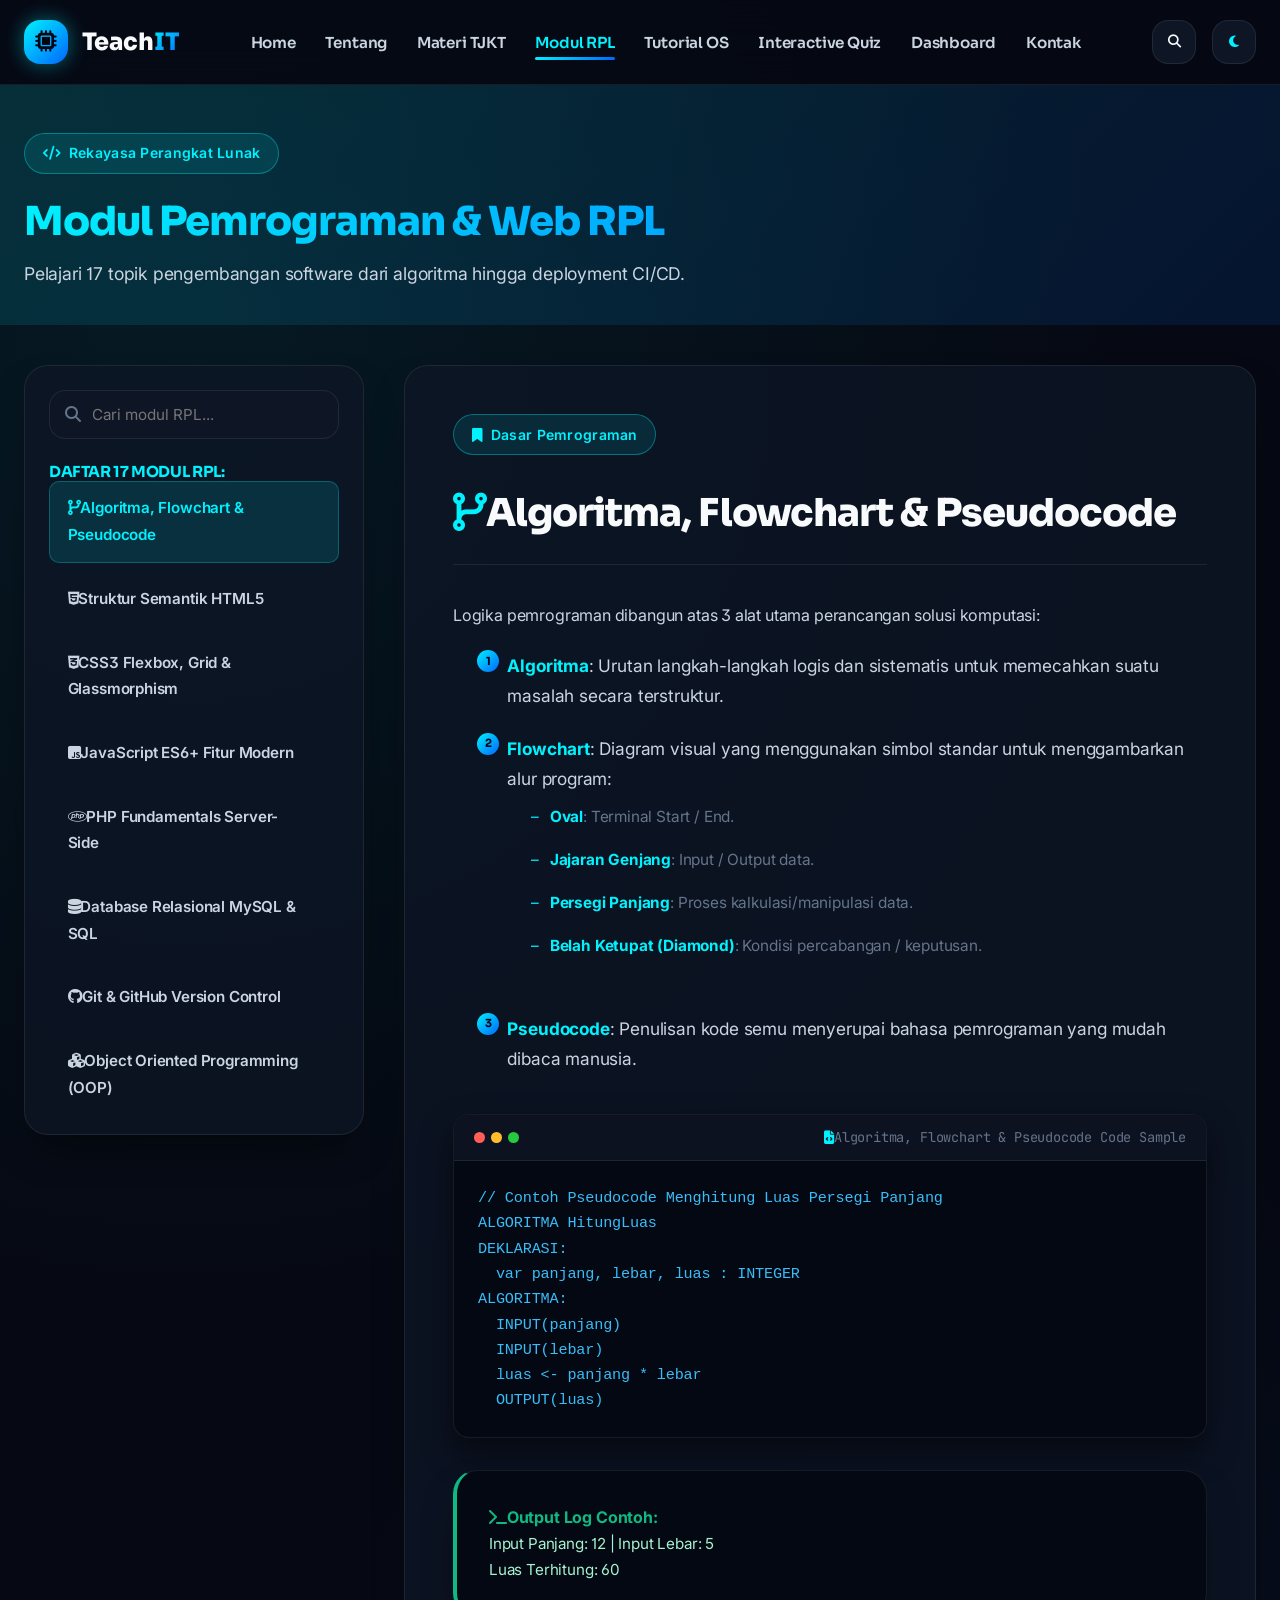
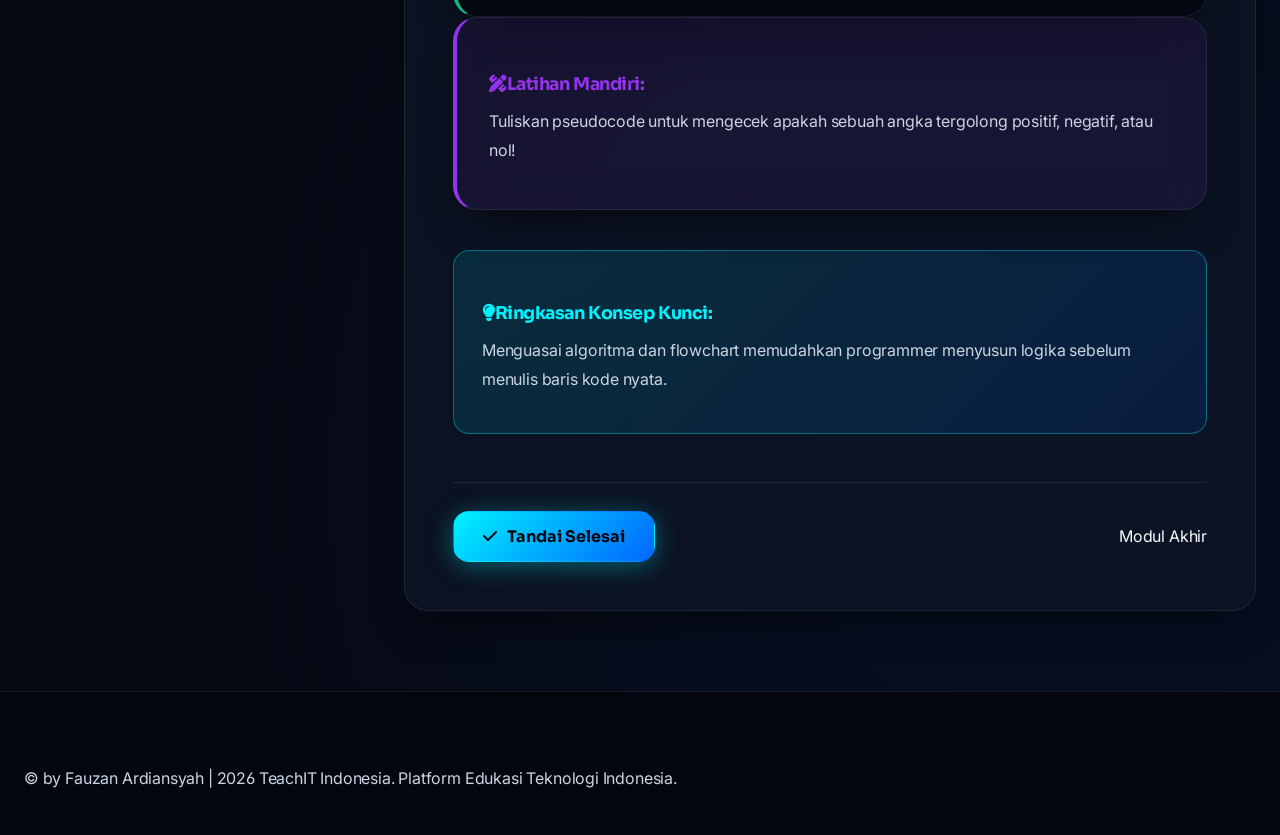
<file: rpl.html>
<!DOCTYPE html>
<html lang="id">
<head>
  <meta charset="UTF-8">
  <meta name="viewport" content="width=device-width, initial-scale=1.0">
  <title>Pembelajaran RPL - TeachIT Indonesia</title>
  <meta name="description" content="Modul Rekayasa Perangkat Lunak: Algoritma, HTML5, CSS3, JavaScript, PHP, MySQL, React, Laravel, SDLC.">
  
  <link rel="stylesheet" href="https://cdnjs.cloudflare.com/ajax/libs/font-awesome/6.4.2/css/all.min.css">
  <link rel="stylesheet" href="https://unpkg.com/aos@next/dist/aos.css" />
  <link rel="stylesheet" href="css/style.css">
  <link rel="stylesheet" href="css/dark.css">
</head>
<body>

  <!-- Sticky Navbar -->
  <nav class="navbar">
    <div class="container nav-container">
      <a href="index.html" class="brand-logo">
        <div class="brand-icon"><i class="fa-solid fa-microchip"></i></div>
        <span>Teach<span class="text-gradient">IT</span></span>
      </a>

      <ul class="nav-menu">
        <li><a href="index.html" class="nav-link">Home</a></li>
        <li><a href="about.html" class="nav-link">Tentang</a></li>
        <li><a href="tjkt.html" class="nav-link">Materi TJKT</a></li>
        <li><a href="rpl.html" class="nav-link active">Modul RPL</a></li>
        <li><a href="os.html" class="nav-link">Tutorial OS</a></li>
        <li><a href="quiz.html" class="nav-link">Interactive Quiz</a></li>
        <li><a href="dashboard.html" class="nav-link">Dashboard</a></li>
        <li><a href="contact.html" class="nav-link">Kontak</a></li>
      </ul>

      <div class="nav-actions">
        <button class="search-trigger" title="Cari Materi"><i class="fa-solid fa-magnifying-glass"></i></button>
        <button class="theme-toggle" title="Ubah Tema"><i class="fa-solid fa-moon text-cyan"></i></button>
        <button class="mobile-toggle"><i class="fa-solid fa-bars"></i></button>
      </div>
    </div>
  </nav>

  <!-- Page Banner -->
  <section style="padding: 3rem 0 1.5rem; background: var(--gradient-glow);">
    <div class="container text-center">
      <span class="badge-tech"><i class="fa-solid fa-code me-1"></i>Rekayasa Perangkat Lunak</span>
      <h1 class="section-title text-gradient">Modul Pemrograman & Web RPL</h1>
      <p class="section-subtitle">Pelajari 17 topik pengembangan software dari algoritma hingga deployment CI/CD.</p>
    </div>
  </section>

  <!-- Learning Module Layout -->
  <section class="container">
    <div class="learning-layout">
      <!-- Sidebar Topic List -->
      <aside class="sidebar-sticky">
        <div class="search-input-box">
          <i class="fa-solid fa-magnifying-glass"></i>
          <input type="text" id="sidebar-filter-input" placeholder="Cari modul RPL...">
        </div>

        <h4 class="mb-3 text-cyan" style="font-size: 0.95rem; font-weight: 700;">DAFTAR 17 MODUL RPL:</h4>
        <ul class="topic-list" id="topic-list-sidebar">
          <li class="p-3 text-muted">Memuat daftar modul...</li>
        </ul>
      </aside>

      <!-- Topic Detail Content View -->
      <main class="topic-content-box" id="topic-detail-view">
        <div class="text-center p-5">
          <i class="fa-solid fa-spinner fa-spin fa-3x text-cyan mb-3"></i>
          <p>Memuat materi RPL...</p>
        </div>
      </main>
    </div>
  </section>

  <!-- Global Search Modal -->
  <div id="search-modal" class="modal-backdrop">
    <div class="modal-search-box">
      <div class="modal-search-header">
        <i class="fa-solid fa-magnifying-glass text-cyan"></i>
        <input type="text" id="modal-search-input" placeholder="Cari materi TJKT, RPL, OS, atau Quiz...">
        <button id="close-search-modal" style="background: none; border: none; color: var(--text-muted); cursor: pointer;"><i class="fa-solid fa-xmark"></i></button>
      </div>
      <div class="modal-results-list" id="modal-search-results"></div>
    </div>
  </div>

  <!-- Footer -->
  <footer class="footer">
    <div class="container text-center">
      <p class="text-dim">&copy; by Fauzan Ardiansyah | 2026 TeachIT Indonesia. Platform Edukasi Teknologi Indonesia.</p>
    </div>
  </footer>

  <script src="https://unpkg.com/aos@next/dist/aos.js"></script>
  <script>AOS.init({ duration: 800 });</script>
  <script src="js/data.js"></script>
  <script src="js/darkmode.js"></script>
  <script src="js/progress.js"></script>
  <script src="js/search.js"></script>
  <script src="js/app.js"></script>
</body>
</html>
</file>
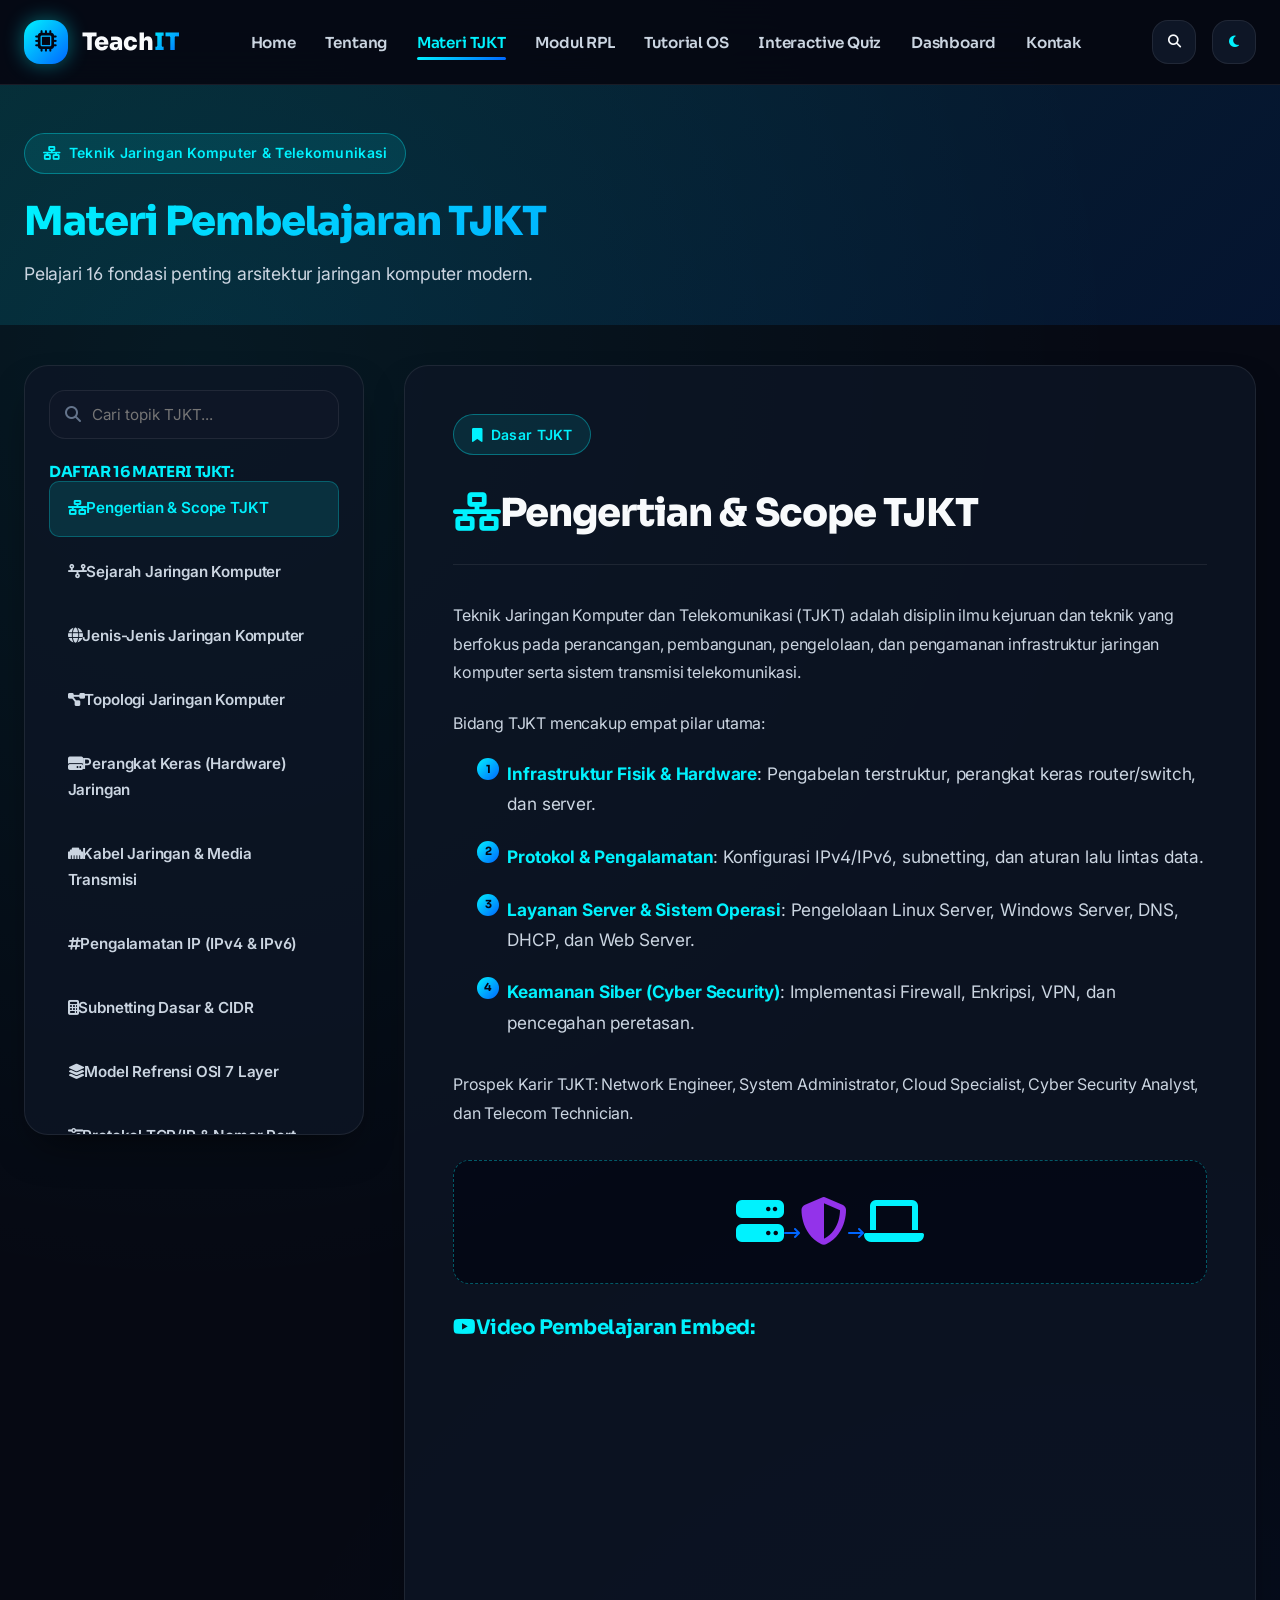
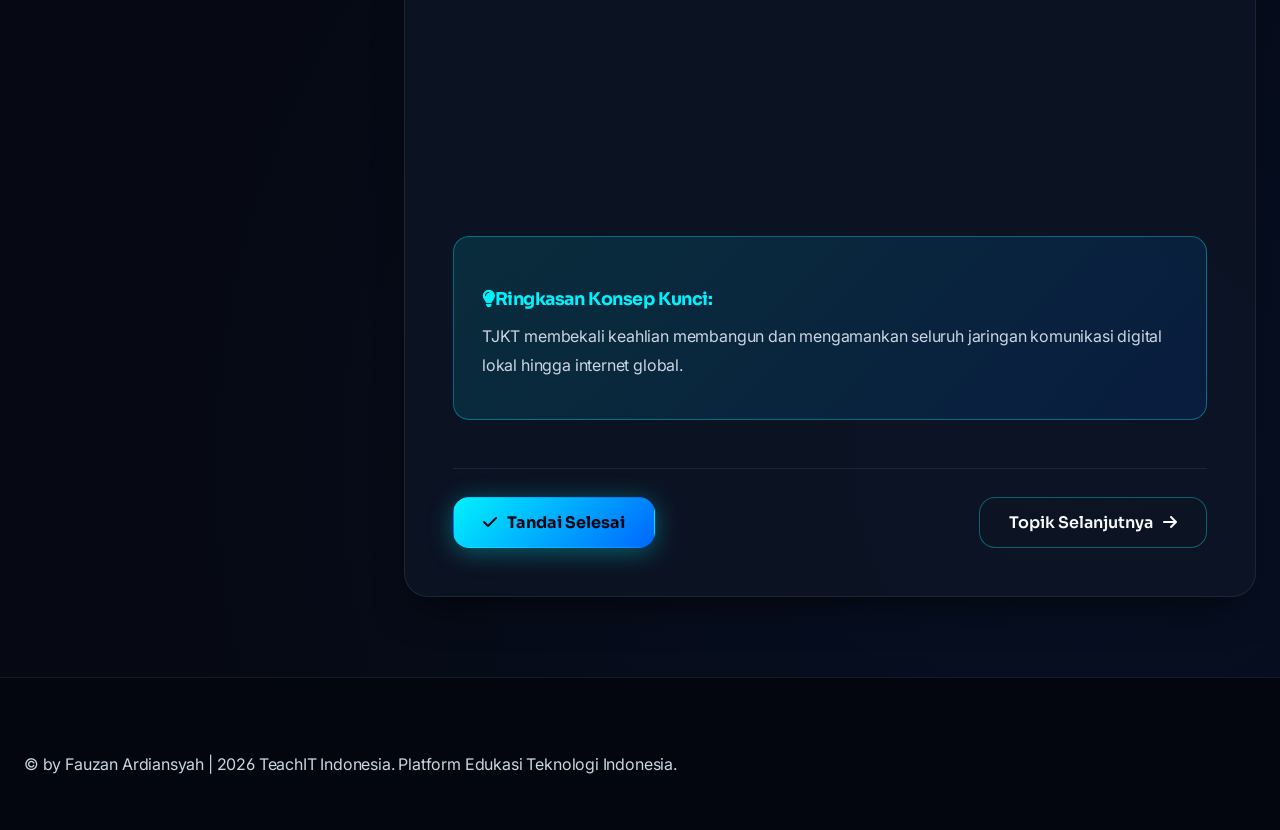
<file: tjkt.html>
<!DOCTYPE html>
<html lang="id">
<head>
  <meta charset="UTF-8">
  <meta name="viewport" content="width=device-width, initial-scale=1.0">
  <title>Materi TJKT - TeachIT Indonesia</title>
  <meta name="description" content="Modul pembelajaran lengkap TJKT: OSI Layer, IP Address, Subnetting, Routing, Switching, dan Server.">
  
  <link rel="stylesheet" href="https://cdnjs.cloudflare.com/ajax/libs/font-awesome/6.4.2/css/all.min.css">
  <link rel="stylesheet" href="https://unpkg.com/aos@next/dist/aos.css" />
  <link rel="stylesheet" href="css/style.css">
  <link rel="stylesheet" href="css/dark.css">
</head>
<body>

  <!-- Sticky Navbar -->
  <nav class="navbar">
    <div class="container nav-container">
      <a href="index.html" class="brand-logo">
        <div class="brand-icon"><i class="fa-solid fa-microchip"></i></div>
        <span>Teach<span class="text-gradient">IT</span></span>
      </a>

      <ul class="nav-menu">
        <li><a href="index.html" class="nav-link">Home</a></li>
        <li><a href="about.html" class="nav-link">Tentang</a></li>
        <li><a href="tjkt.html" class="nav-link active">Materi TJKT</a></li>
        <li><a href="rpl.html" class="nav-link">Modul RPL</a></li>
        <li><a href="os.html" class="nav-link">Tutorial OS</a></li>
        <li><a href="quiz.html" class="nav-link">Interactive Quiz</a></li>
        <li><a href="dashboard.html" class="nav-link">Dashboard</a></li>
        <li><a href="contact.html" class="nav-link">Kontak</a></li>
      </ul>

      <div class="nav-actions">
        <button class="search-trigger" title="Cari Materi"><i class="fa-solid fa-magnifying-glass"></i></button>
        <button class="theme-toggle" title="Ubah Tema"><i class="fa-solid fa-moon text-cyan"></i></button>
        <button class="mobile-toggle"><i class="fa-solid fa-bars"></i></button>
      </div>
    </div>
  </nav>

  <!-- Page Banner -->
  <section style="padding: 3rem 0 1.5rem; background: var(--gradient-glow);">
    <div class="container text-center">
      <span class="badge-tech"><i class="fa-solid fa-network-wired me-1"></i>Teknik Jaringan Komputer & Telekomunikasi</span>
      <h1 class="section-title text-gradient">Materi Pembelajaran TJKT</h1>
      <p class="section-subtitle">Pelajari 16 fondasi penting arsitektur jaringan komputer modern.</p>
    </div>
  </section>

  <!-- Learning Module Layout -->
  <section class="container">
    <div class="learning-layout">
      <!-- Sidebar Topic List -->
      <aside class="sidebar-sticky">
        <div class="search-input-box">
          <i class="fa-solid fa-magnifying-glass"></i>
          <input type="text" id="sidebar-filter-input" placeholder="Cari topik TJKT...">
        </div>

        <h4 class="mb-3 text-cyan" style="font-size: 0.95rem; font-weight: 700;">DAFTAR 16 MATERI TJKT:</h4>
        <ul class="topic-list" id="topic-list-sidebar">
          <li class="p-3 text-muted">Memuat daftar materi...</li>
        </ul>
      </aside>

      <!-- Topic Detail Content View -->
      <main class="topic-content-box" id="topic-detail-view">
        <div class="text-center p-5">
          <i class="fa-solid fa-spinner fa-spin fa-3x text-cyan mb-3"></i>
          <p>Memuat materi TJKT...</p>
        </div>
      </main>
    </div>
  </section>

  <!-- Global Search Modal -->
  <div id="search-modal" class="modal-backdrop">
    <div class="modal-search-box">
      <div class="modal-search-header">
        <i class="fa-solid fa-magnifying-glass text-cyan"></i>
        <input type="text" id="modal-search-input" placeholder="Cari materi TJKT, RPL, OS, atau Quiz...">
        <button id="close-search-modal" style="background: none; border: none; color: var(--text-muted); cursor: pointer;"><i class="fa-solid fa-xmark"></i></button>
      </div>
      <div class="modal-results-list" id="modal-search-results"></div>
    </div>
  </div>

  <!-- Footer -->
  <footer class="footer">
    <div class="container text-center">
      <p class="text-dim">&copy; by Fauzan Ardiansyah | 2026 TeachIT Indonesia. Platform Edukasi Teknologi Indonesia.</p>
    </div>
  </footer>

  <script src="https://unpkg.com/aos@next/dist/aos.js"></script>
  <script>AOS.init({ duration: 800 });</script>
  <script src="js/data.js"></script>
  <script src="js/darkmode.js"></script>
  <script src="js/progress.js"></script>
  <script src="js/search.js"></script>
  <script src="js/app.js"></script>
</body>
</html>
</file>
<file: css/style.css>
/* ==========================================================================
   TEACHIT INDONESIA - ULTRA PREMIUM FUTURISTIC TECH DESIGN SYSTEM
   ========================================================================== */

@import url('https://fonts.googleapis.com/css2?family=Sora:wght@400;500;600;700;800&family=Inter:ital,wght@0,300;0,400;0,500;0,600;0,700;0,800;1,400&family=JetBrains+Mono:wght@400;500;600;700&display=swap');

:root {
  --bg-main: #060913;
  --bg-surface: #0e1626;
  --bg-card: rgba(14, 22, 38, 0.75);
  --bg-card-hover: rgba(22, 34, 56, 0.85);
  --bg-glass: rgba(10, 16, 30, 0.65);
  
  --primary-blue: #0066ff;
  --primary-cyan: #00f2fe;
  --accent-purple: #9333ea;
  --accent-green: #10b981;
  --accent-amber: #f59e0b;
  --accent-rose: #f43f5e;
  
  --text-main: #f8fafc;
  --text-muted: #cbd5e1;
  --text-dim: #64748b;
  
  --border-color: rgba(255, 255, 255, 0.08);
  --border-glow: rgba(0, 242, 254, 0.35);

  --gradient-cyber: linear-gradient(135deg, #00f2fe 0%, #0066ff 100%);
  --gradient-purple: linear-gradient(135deg, #a855f7 0%, #6366f1 100%);
  --gradient-glow: linear-gradient(135deg, rgba(0, 242, 254, 0.12) 0%, rgba(0, 102, 255, 0.12) 100%);
  
  --shadow-neon: 0 0 30px rgba(0, 242, 254, 0.3);
  --shadow-card: 0 20px 40px -15px rgba(0, 0, 0, 0.6);

  --font-sans: 'Inter', -apple-system, BlinkMacSystemFont, 'Segoe UI', sans-serif;
  --font-heading: 'Sora', 'Inter', sans-serif;
  --font-code: 'JetBrains Mono', 'Fira Code', monospace;

  --transition-fast: 0.2s cubic-bezier(0.4, 0, 0.2, 1);
  --transition-smooth: 0.35s cubic-bezier(0.4, 0, 0.2, 1);
  --radius-sm: 10px;
  --radius-md: 16px;
  --radius-lg: 24px;
  --radius-full: 9999px;
}

/* Reset & Global Options */
*, *::before, *::after {
  box-sizing: border-box;
  margin: 0;
  padding: 0;
}

html {
  scroll-behavior: smooth;
  font-size: 16px;
  -webkit-font-smoothing: antialiased;
  -moz-osx-font-smoothing: grayscale;
  text-rendering: optimizeLegibility;
}

body {
  font-family: var(--font-sans);
  font-feature-settings: 'ss01' 1, 'cv01' 1;
  font-optical-sizing: auto;
  background-color: var(--bg-main);
  background-image: 
    radial-gradient(circle at 15% 15%, rgba(0, 242, 254, 0.07) 0%, transparent 40%),
    radial-gradient(circle at 85% 85%, rgba(0, 102, 255, 0.07) 0%, transparent 40%);
  color: var(--text-main);
  font-size: 1rem;
  font-weight: 400;
  line-height: 1.75;
  letter-spacing: -0.011em;
  overflow-x: hidden;
  min-height: 100vh;
  display: flex;
  flex-direction: column;
}

/* Custom Scrollbar */
::-webkit-scrollbar {
  width: 10px;
}
::-webkit-scrollbar-track {
  background: var(--bg-main);
}
::-webkit-scrollbar-thumb {
  background: rgba(0, 242, 254, 0.25);
  border-radius: var(--radius-full);
}
::-webkit-scrollbar-thumb:hover {
  background: var(--primary-cyan);
}

/* Typography & Links */
h1, h2, h3, h4, h5, h6 {
  font-family: var(--font-heading);
  font-weight: 700;
  line-height: 1.2;
  color: var(--text-main);
  letter-spacing: -0.025em;
  text-wrap: balance;
}

h1 { font-weight: 800; }

p {
  color: var(--text-muted);
  margin-bottom: 12px;
  font-size: 1rem;
  line-height: 1.8;
}

strong, b {
  font-weight: 700;
  color: var(--text-main);
}

small {
  letter-spacing: 0;
}

a {
  color: var(--primary-cyan);
  text-decoration: none;
  transition: all var(--transition-fast);
}

a:hover {
  color: var(--primary-blue);
}

.highlight-cyan {
  background: rgba(0, 242, 254, 0.15);
  color: var(--primary-cyan);
  padding: 0.15rem 0.5rem;
  border-radius: 4px;
  font-weight: 600;
}

.eyebrow, .badge-tech {
  letter-spacing: 0.02em;
}

/* Utility Containers */
.container {
  width: 100%;
  max-width: 1280px;
  margin: 0 auto;
  padding: 0 1.5rem;
}

.text-gradient {
  background: var(--gradient-cyber);
  background-clip: text;
  -webkit-background-clip: text;
  -webkit-text-fill-color: transparent;
}

.text-cyan { color: var(--primary-cyan) !important; }
.text-blue { color: var(--primary-blue) !important; }
.text-purple { color: var(--accent-purple) !important; }
.text-success { color: var(--accent-green) !important; }
.text-warning { color: var(--accent-amber) !important; }
.text-danger { color: var(--accent-rose) !important; }

/* Buttons */
.btn {
  display: inline-flex;
  align-items: center;
  justify-content: center;
  gap: 0.65rem;
  padding: 0.85rem 1.8rem;
  font-family: var(--font-heading);
  font-weight: 600;
  font-size: 1rem;
  border-radius: var(--radius-md);
  border: 1px solid transparent;
  cursor: pointer;
  transition: all var(--transition-smooth);
  text-decoration: none;
  white-space: nowrap;
}

.btn-primary {
  background: var(--gradient-cyber);
  color: #030712;
  font-weight: 700;
  box-shadow: 0 4px 25px rgba(0, 242, 254, 0.35);
}

.btn-primary:hover {
  transform: translateY(-3px);
  box-shadow: 0 10px 35px rgba(0, 242, 254, 0.5);
  color: #030712;
}

.btn-outline {
  background: rgba(14, 22, 38, 0.6);
  border-color: var(--border-glow);
  color: var(--text-main);
}

.btn-outline:hover {
  background: rgba(0, 242, 254, 0.12);
  border-color: var(--primary-cyan);
  color: var(--primary-cyan);
  transform: translateY(-3px);
}

.btn-sm {
  padding: 0.5rem 1.1rem;
  font-size: 0.875rem;
  border-radius: var(--radius-sm);
}

.btn-lg {
  padding: 1.1rem 2.5rem;
  font-size: 1.1rem;
  border-radius: var(--radius-lg);
}

/* Glassmorphism Card System */
.glass-card {
  background: var(--bg-card);
  backdrop-filter: blur(20px);
  -webkit-backdrop-filter: blur(20px);
  border: 1px solid var(--border-color);
  border-radius: var(--radius-lg);
  padding: 2rem;
  box-shadow: var(--shadow-card);
  transition: all var(--transition-smooth);
  position: relative;
  overflow: hidden;
}

.glass-card::before {
  content: '';
  position: absolute;
  top: 0;
  left: 0;
  width: 100%;
  height: 3px;
  background: var(--gradient-cyber);
  opacity: 0;
  transition: opacity var(--transition-fast);
}

.glass-card:hover {
  border-color: var(--border-glow);
  transform: translateY(-5px);
  box-shadow: 0 20px 40px -10px rgba(0, 242, 254, 0.2);
}

.glass-card:hover::before {
  opacity: 1;
}

/* Navigation Bar */
.navbar {
  position: sticky;
  top: 0;
  left: 0;
  width: 100%;
  z-index: 1000;
  background: rgba(6, 9, 19, 0.85);
  backdrop-filter: blur(20px);
  -webkit-backdrop-filter: blur(20px);
  border-bottom: 1px solid var(--border-color);
  transition: all var(--transition-fast);
}

.navbar.scrolled {
  background: rgba(6, 9, 19, 0.95);
  box-shadow: 0 10px 30px rgba(0, 0, 0, 0.8);
}

.nav-container {
  display: flex;
  align-items: center;
  justify-content: space-between;
  height: 84px;
}

.brand-logo {
  display: flex;
  align-items: center;
  gap: 0.85rem;
  font-family: var(--font-heading);
  font-size: 1.5rem;
  font-weight: 800;
  color: var(--text-main);
}

.brand-icon {
  width: 44px;
  height: 44px;
  background: var(--gradient-cyber);
  border-radius: var(--radius-md);
  display: flex;
  align-items: center;
  justify-content: center;
  color: #030712;
  font-size: 1.35rem;
  box-shadow: 0 0 20px rgba(0, 242, 254, 0.4);
}

.nav-menu {
  display: flex;
  align-items: center;
  gap: 1.85rem;
  list-style: none;
}

.nav-link {
  font-family: var(--font-heading);
  font-size: 0.95rem;
  font-weight: 600;
  color: var(--text-muted);
  transition: color var(--transition-fast);
  position: relative;
  padding: 0.5rem 0;
}

.nav-link:hover, .nav-link.active {
  color: var(--primary-cyan);
}

.nav-link.active::after {
  content: '';
  position: absolute;
  bottom: 0;
  left: 0;
  width: 100%;
  height: 3px;
  background: var(--gradient-cyber);
  border-radius: var(--radius-full);
}

.nav-actions {
  display: flex;
  align-items: center;
  gap: 1rem;
}

.theme-toggle, .search-trigger {
  width: 44px;
  height: 44px;
  border-radius: var(--radius-md);
  background: var(--bg-surface);
  border: 1px solid var(--border-color);
  color: var(--text-main);
  display: flex;
  align-items: center;
  justify-content: center;
  cursor: pointer;
  transition: all var(--transition-fast);
}

.theme-toggle:hover, .search-trigger:hover {
  border-color: var(--primary-cyan);
  color: var(--primary-cyan);
  background: rgba(0, 242, 254, 0.1);
}

.mobile-toggle {
  display: none;
  background: none;
  border: none;
  color: var(--text-main);
  font-size: 1.6rem;
  cursor: pointer;
}

/* Hero Section */
.hero-section {
  position: relative;
  padding: 6.5rem 0 5.5rem;
  overflow: hidden;
}

#particle-canvas {
  position: absolute;
  top: 0;
  left: 0;
  width: 100%;
  height: 100%;
  z-index: -1;
  opacity: 0.6;
}

.hero-grid {
  display: grid;
  grid-template-columns: 1.2fr 0.8fr;
  gap: 3.5rem;
  align-items: center;
}

.badge-tech {
  display: inline-flex;
  align-items: center;
  gap: 0.5rem;
  padding: 0.45rem 1.1rem;
  border-radius: var(--radius-full);
  background: rgba(0, 242, 254, 0.1);
  border: 1px solid rgba(0, 242, 254, 0.35);
  color: var(--primary-cyan);
  font-size: 0.875rem;
  font-weight: 600;
  margin-bottom: 1.5rem;
}

.hero-title {
  font-size: clamp(2.4rem, 5.2vw, 3.75rem);
  font-weight: 800;
  margin-bottom: 1.5rem;
  line-height: 1.12;
  letter-spacing: -0.03em;
}

.typing-text {
  border-right: 3px solid var(--primary-cyan);
  animation: blink 0.8s infinite;
}

@keyframes blink {
  50% { border-color: transparent; }
}

.hero-desc {
  font-size: 1.2rem;
  color: var(--text-muted);
  margin-bottom: 2.5rem;
  max-width: 620px;
}

.hero-btns {
  display: flex;
  gap: 1.25rem;
  flex-wrap: wrap;
}

.stats-bar {
  display: grid;
  grid-template-columns: repeat(4, 1fr);
  gap: 1.75rem;
  margin-top: 4.5rem;
}

.stat-item {
  text-align: center;
  padding: 1.75rem;
  background: var(--bg-card);
  border: 1px solid var(--border-color);
  border-radius: var(--radius-md);
  box-shadow: var(--shadow-card);
}

.stat-number {
  font-size: clamp(1.9rem, 3vw, 2.5rem);
  font-weight: 800;
  font-family: var(--font-heading);
  color: var(--primary-cyan);
  letter-spacing: -0.02em;
}

.stat-label {
  font-size: 0.8rem;
  color: var(--text-muted);
  text-transform: uppercase;
  letter-spacing: 0.08em;
  font-weight: 600;
}

/* Feature Cards Section */
.section-header {
  text-align: center;
  max-width: 720px;
  margin: 0 auto 3.75rem;
}

.section-title {
  font-size: clamp(1.85rem, 3.4vw, 2.5rem);
  margin-bottom: 0.85rem;
  font-weight: 800;
}

.section-subtitle {
  color: var(--text-muted);
  font-size: 1.1rem;
  line-height: 1.7;
}

.features-grid {
  display: grid;
  grid-template-columns: repeat(auto-fit, minmax(280px, 1fr));
  gap: 2rem;
}

.feature-icon {
  width: 60px;
  height: 60px;
  border-radius: var(--radius-md);
  background: rgba(0, 242, 254, 0.12);
  color: var(--primary-cyan);
  display: flex;
  align-items: center;
  justify-content: center;
  font-size: 1.75rem;
  margin-bottom: 1.5rem;
}

/* Topic Learning Layout (Sidebar + Content View) */
.learning-layout {
  display: grid;
  grid-template-columns: 340px 1fr;
  gap: 2.5rem;
  margin: 2.5rem 0 5rem;
}

.sidebar-sticky {
  position: sticky;
  top: 105px;
  max-height: calc(100vh - 130px);
  overflow-y: auto;
  background: var(--bg-card);
  border: 1px solid var(--border-color);
  border-radius: var(--radius-lg);
  padding: 1.5rem;
  box-shadow: var(--shadow-card);
}

.search-input-box {
  position: relative;
  margin-bottom: 1.5rem;
}

.search-input-box input {
  width: 100%;
  padding: 0.85rem 1rem 0.85rem 2.6rem;
  background: var(--bg-surface);
  border: 1px solid var(--border-color);
  border-radius: var(--radius-md);
  color: var(--text-main);
  font-size: 0.95rem;
  outline: none;
  font-family: var(--font-sans);
}

.search-input-box input:focus {
  border-color: var(--primary-cyan);
}

.search-input-box i {
  position: absolute;
  left: 1rem;
  top: 50%;
  transform: translateY(-50%);
  color: var(--text-dim);
}

.topic-list {
  list-style: none;
  display: flex;
  flex-direction: column;
  gap: 0.5rem;
}

.topic-item {
  display: flex;
  align-items: center;
  justify-content: space-between;
  padding: 0.85rem 1.1rem;
  border-radius: var(--radius-sm);
  color: var(--text-muted);
  cursor: pointer;
  transition: all var(--transition-fast);
  font-size: 0.95rem;
  font-weight: 600;
  border: 1px solid transparent;
}

.topic-item:hover, .topic-item.active {
  background: rgba(0, 242, 254, 0.12);
  color: var(--primary-cyan);
  border-color: rgba(0, 242, 254, 0.25);
}

.topic-item .check-icon {
  color: var(--accent-green);
  opacity: 0;
}

.topic-item.completed .check-icon {
  opacity: 1;
}

/* Topic Detail Reader Styling */
.topic-content-box {
  background: var(--bg-card);
  border: 1px solid var(--border-color);
  border-radius: var(--radius-lg);
  padding: 3rem;
  box-shadow: var(--shadow-card);
}

.topic-header {
  border-bottom: 1px solid var(--border-color);
  padding-bottom: 1.75rem;
  margin-bottom: 2.25rem;
}

.topic-header h2 {
  font-size: clamp(1.75rem, 3vw, 2.5rem);
  margin-top: 0.65rem;
  font-weight: 800;
}

.topic-body h3 {
  font-size: 1.6rem;
  color: var(--primary-cyan);
  margin: 2rem 0 1rem;
  font-weight: 700;
}

.topic-body h4 {
  font-size: 1.25rem;
  color: var(--text-main);
  margin: 1.5rem 0 0.75rem;
}

.topic-body ul, .topic-body ol {
  padding-left: 1.5rem;
  margin-bottom: 1.5rem;
  color: var(--text-muted);
}

.topic-body li {
  margin-bottom: 0.5rem;
}

/* Lead / Explanation Reader Typography */
.lead-text {
  font-size: 1.08rem;
  line-height: 1.85;
  color: var(--text-muted);
}

.lead-text p {
  margin-bottom: 1.35rem;
  color: var(--text-muted);
}

.lead-text p:last-child {
  margin-bottom: 0;
}

.explain-strong {
  color: var(--primary-cyan);
  font-weight: 700;
}

.explanation-list {
  list-style: none;
  padding-left: 0;
  margin: 0 0 1.5rem;
  display: flex;
  flex-direction: column;
  gap: 0.9rem;
}

.explanation-list > li {
  position: relative;
  padding-left: 1.9rem;
  color: var(--text-muted);
  line-height: 1.75;
}

.explanation-list > li::before {
  content: '';
  position: absolute;
  left: 0;
  top: 0.55rem;
  width: 8px;
  height: 8px;
  border-radius: 50%;
  background: var(--gradient-cyber);
  box-shadow: 0 0 8px rgba(0, 242, 254, 0.6);
}

ol.explanation-list {
  counter-reset: explain-counter;
}

ol.explanation-list > li {
  counter-increment: explain-counter;
}

ol.explanation-list > li::before {
  content: counter(explain-counter);
  width: 22px;
  height: 22px;
  top: -0.05rem;
  border-radius: 50%;
  background: var(--gradient-cyber);
  color: #030712;
  font-family: var(--font-heading);
  font-size: 0.7rem;
  font-weight: 700;
  display: flex;
  align-items: center;
  justify-content: center;
  box-shadow: none;
}

.explanation-sublist {
  list-style: none;
  padding-left: 0;
  margin: 0.6rem 0 0;
  display: flex;
  flex-direction: column;
  gap: 0.5rem;
}

.explanation-sublist li {
  position: relative;
  padding-left: 1.15rem;
  font-size: 0.96rem;
  color: var(--text-dim);
}

.explanation-sublist li::before {
  content: '\2013';
  position: absolute;
  left: 0;
  color: var(--primary-cyan);
}

/* Info Alerts */
.info-alert {
  background: rgba(0, 242, 254, 0.08);
  border-left: 4px solid var(--primary-cyan);
  border-radius: var(--radius-sm);
  padding: 1.25rem 1.5rem;
  margin: 1.75rem 0;
}

.info-alert strong {
  color: var(--primary-cyan);
}

/* macOS Terminal Style Code Window */
.code-window {
  background: #040812;
  border: 1px solid var(--border-color);
  border-radius: var(--radius-md);
  margin: 2rem 0;
  overflow: hidden;
  box-shadow: 0 15px 30px rgba(0,0,0,0.5);
}

.code-header {
  background: #0c1220;
  padding: 0.65rem 1.25rem;
  display: flex;
  align-items: center;
  justify-content: space-between;
  border-bottom: 1px solid var(--border-color);
}

.mac-dots {
  display: flex;
  gap: 6px;
}

.mac-dot {
  width: 11px;
  height: 11px;
  border-radius: 50%;
}
.dot-red { background: #ff5f56; }
.dot-yellow { background: #ffbd2e; }
.dot-green { background: #27c93f; }

.code-title {
  font-family: var(--font-code);
  font-size: 0.85rem;
  color: var(--text-dim);
}

.code-body {
  padding: 1.5rem;
  font-family: var(--font-code);
  font-size: 0.95rem;
  color: #38bdf8;
  overflow-x: auto;
  white-space: pre;
  line-height: 1.6;
}

.tech-diagram-box {
  background: rgba(4, 8, 20, 0.85);
  border: 1px dashed var(--border-glow);
  border-radius: var(--radius-md);
  padding: 2.25rem;
  text-align: center;
  margin: 2rem 0;
  display: flex;
  align-items: center;
  justify-content: center;
  gap: 1.75rem;
  flex-wrap: wrap;
}

.video-container {
  position: relative;
  padding-bottom: 56.25%;
  height: 0;
  overflow: hidden;
  border-radius: var(--radius-md);
  margin: 2rem 0;
}

.video-container iframe {
  position: absolute;
  top: 0;
  left: 0;
  width: 100%;
  height: 100%;
  border: 0;
}

.summary-box {
  background: var(--gradient-glow);
  border: 1px solid var(--border-glow);
  border-radius: var(--radius-md);
  padding: 1.75rem;
  margin-top: 2.5rem;
}

.topic-actions {
  display: flex;
  justify-content: space-between;
  align-items: center;
  margin-top: 3rem;
  padding-top: 1.75rem;
  border-top: 1px solid var(--border-color);
}

/* Quiz Interface */
.quiz-card {
  max-width: 880px;
  margin: 2rem auto;
}

.quiz-header {
  display: flex;
  justify-content: space-between;
  align-items: center;
  margin-bottom: 2rem;
}

.timer-box {
  background: rgba(244, 63, 94, 0.15);
  border: 1px solid var(--accent-rose);
  color: var(--accent-rose);
  padding: 0.5rem 1.2rem;
  border-radius: var(--radius-full);
  font-weight: 800;
  font-family: var(--font-code);
  font-size: 1.1rem;
}

.progress-track {
  width: 100%;
  height: 10px;
  background: var(--bg-surface);
  border-radius: var(--radius-full);
  overflow: hidden;
  margin-bottom: 2.25rem;
}

.progress-fill {
  height: 100%;
  background: var(--gradient-cyber);
  width: 0%;
  transition: width 0.3s ease;
}

.options-grid {
  display: grid;
  grid-template-columns: 1fr;
  gap: 1.1rem;
  margin: 2rem 0;
}

.option-btn {
  background: var(--bg-surface);
  border: 1px solid var(--border-color);
  border-radius: var(--radius-md);
  padding: 1.1rem 1.4rem;
  color: var(--text-main);
  text-align: left;
  cursor: pointer;
  font-size: 1.05rem;
  transition: all var(--transition-fast);
  display: flex;
  align-items: center;
  gap: 1rem;
}

.option-btn:hover {
  border-color: var(--primary-cyan);
  background: rgba(0, 242, 254, 0.1);
}

.option-btn.selected {
  border-color: var(--primary-cyan);
  background: rgba(0, 242, 254, 0.2);
}

/* Search Modal */
.modal-backdrop {
  position: fixed;
  top: 0;
  left: 0;
  width: 100%;
  height: 100%;
  background: rgba(4, 8, 20, 0.88);
  backdrop-filter: blur(16px);
  z-index: 2000;
  display: flex;
  align-items: flex-start;
  justify-content: center;
  padding-top: 6rem;
  opacity: 0;
  pointer-events: none;
  transition: opacity 0.25s ease;
}

.modal-backdrop.active {
  opacity: 1;
  pointer-events: auto;
}

.modal-search-box {
  width: 90%;
  max-width: 680px;
  background: var(--bg-surface);
  border: 1px solid var(--border-glow);
  border-radius: var(--radius-lg);
  box-shadow: var(--shadow-neon);
  overflow: hidden;
}

.modal-search-header {
  padding: 1.5rem;
  border-bottom: 1px solid var(--border-color);
  display: flex;
  align-items: center;
  gap: 1.1rem;
}

.modal-search-header input {
  width: 100%;
  background: none;
  border: none;
  color: var(--text-main);
  font-size: 1.2rem;
  outline: none;
  font-family: var(--font-sans);
}

.modal-results-list {
  max-height: 420px;
  overflow-y: auto;
  padding: 1.25rem;
}

.search-result-item {
  padding: 1.1rem;
  border-radius: var(--radius-md);
  margin-bottom: 0.65rem;
  background: var(--bg-card);
  display: block;
  transition: all var(--transition-fast);
}

.search-result-item:hover {
  background: rgba(0, 242, 254, 0.12);
}

/* Footer */
.footer {
  background: #03060f;
  border-top: 1px solid var(--border-color);
  padding: 4.5rem 0 2.5rem;
  margin-top: auto;
}

.footer-grid {
  display: grid;
  grid-template-columns: 1.5fr repeat(3, 1fr);
  gap: 3rem;
  margin-bottom: 3.5rem;
}

.footer-brand p {
  color: var(--text-muted);
  margin-top: 1.1rem;
  font-size: 0.95rem;
}

.footer-links h4 {
  font-size: 1.15rem;
  margin-bottom: 1.35rem;
  color: var(--text-main);
}

.footer-links ul {
  list-style: none;
  display: flex;
  flex-direction: column;
  gap: 0.75rem;
}

.footer-links a {
  color: var(--text-muted);
  font-size: 0.95rem;
}

.footer-links a:hover {
  color: var(--primary-cyan);
}

.footer-bottom {
  border-top: 1px solid var(--border-color);
  padding-top: 2.25rem;
  text-align: center;
  color: var(--text-dim);
  font-size: 0.9rem;
}

/* Scroll To Top Button */
.scroll-top-btn {
  position: fixed;
  bottom: 2.25rem;
  right: 2.25rem;
  width: 52px;
  height: 52px;
  border-radius: var(--radius-full);
  background: var(--gradient-cyber);
  color: #030712;
  display: flex;
  align-items: center;
  justify-content: center;
  font-size: 1.3rem;
  cursor: pointer;
  box-shadow: 0 4px 25px rgba(0, 242, 254, 0.45);
  opacity: 0;
  visibility: hidden;
  transition: all var(--transition-fast);
  z-index: 990;
}

.scroll-top-btn.visible {
  opacity: 1;
  visibility: visible;
}

.scroll-top-btn:hover {
  transform: translateY(-5px);
}

/* Responsive Breakpoints */
@media (max-width: 992px) {
  .hero-grid {
    grid-template-columns: 1fr;
    text-align: center;
  }
  
  .hero-desc {
    margin-left: auto;
    margin-right: auto;
  }
  
  .hero-btns {
    justify-content: center;
  }
  
  .stats-bar {
    grid-template-columns: repeat(2, 1fr);
  }
  
  .learning-layout {
    grid-template-columns: 1fr;
  }
  
  .sidebar-sticky {
    position: static;
    max-height: 380px;
  }

  .footer-grid {
    grid-template-columns: 1fr 1fr;
  }
}

@media (max-width: 768px) {
  .hero-title {
    font-size: 2.6rem;
  }
  
  .nav-menu {
    position: fixed;
    top: 84px;
    left: -100%;
    width: 100%;
    height: calc(100vh - 84px);
    background: rgba(6, 9, 19, 0.98);
    backdrop-filter: blur(24px);
    flex-direction: column;
    justify-content: center;
    gap: 2.25rem;
    transition: left 0.35s ease;
  }
  
  .nav-menu.active {
    left: 0;
  }
  
  .mobile-toggle {
    display: block;
  }

  .footer-grid {
    grid-template-columns: 1fr;
  }
}
</file>
<file: css/dark.css>
/* ==========================================================================
   TEACHIT INDONESIA - LIGHT THEME OVERRIDES (dark.css)
   ========================================================================== */

/* Light Theme Variables */
body.light-theme {
  --bg-main: #f1f5f9;
  --bg-surface: #ffffff;
  --bg-card: rgba(255, 255, 255, 0.85);
  --bg-card-hover: rgba(241, 245, 249, 0.95);
  --bg-glass: rgba(255, 255, 255, 0.8);
  
  --primary-blue: #0284c7;
  --primary-cyan: #0284c7;
  --accent-purple: #7c3aed;
  
  --text-main: #0f172a;
  --text-muted: #475569;
  --text-dim: #64748b;
  
  --border-color: rgba(15, 23, 42, 0.12);
  --border-glow: rgba(2, 132, 199, 0.4);

  --shadow-card: 0 10px 25px -5px rgba(0, 0, 0, 0.08);
  --shadow-neon: 0 0 20px rgba(2, 132, 199, 0.2);
}

body.light-theme .navbar {
  background: rgba(255, 255, 255, 0.9);
  border-bottom-color: rgba(0, 0, 0, 0.08);
}

body.light-theme .navbar.scrolled {
  background: #ffffff;
}

body.light-theme .code-block {
  background: #0f172a;
  color: #38bdf8;
}

body.light-theme .tech-diagram-box {
  background: #e2e8f0;
  border-color: #cbd5e1;
}

body.light-theme .footer {
  background: #e2e8f0;
  border-top-color: #cbd5e1;
}
</file>
